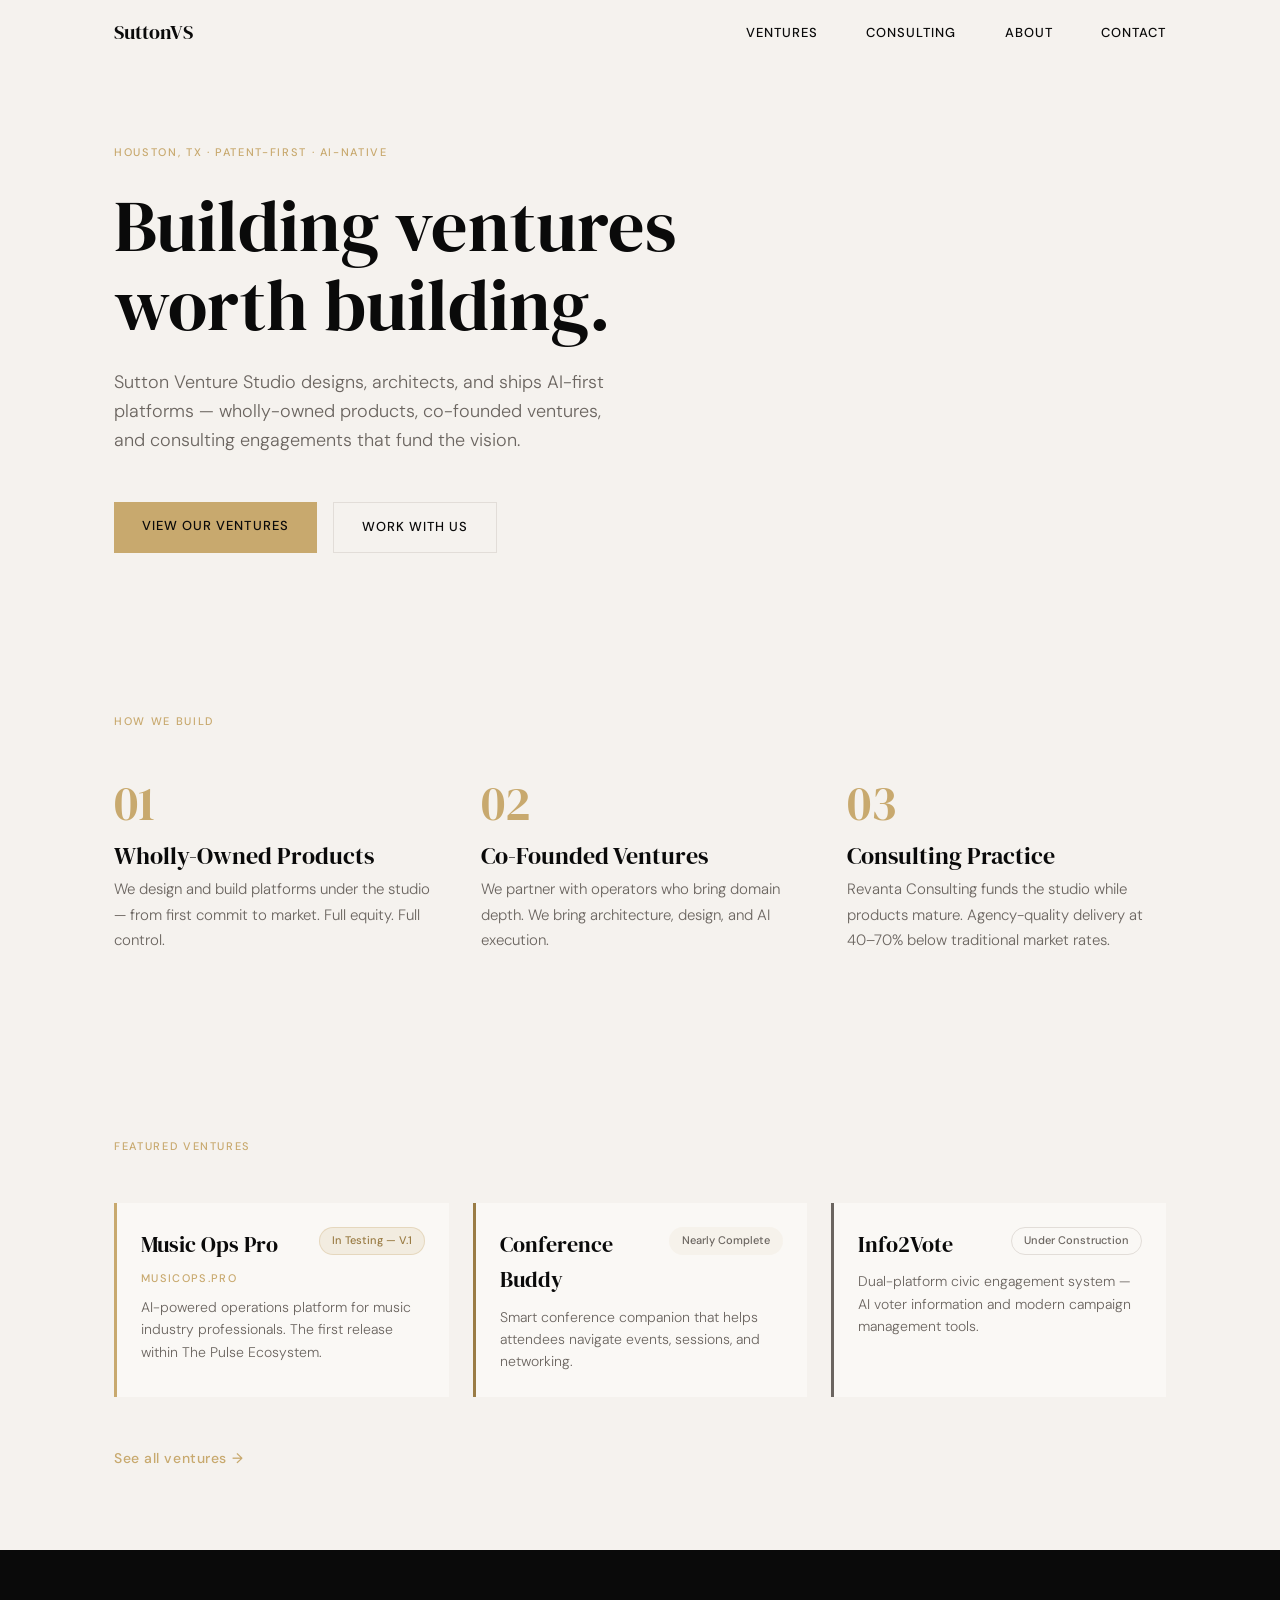
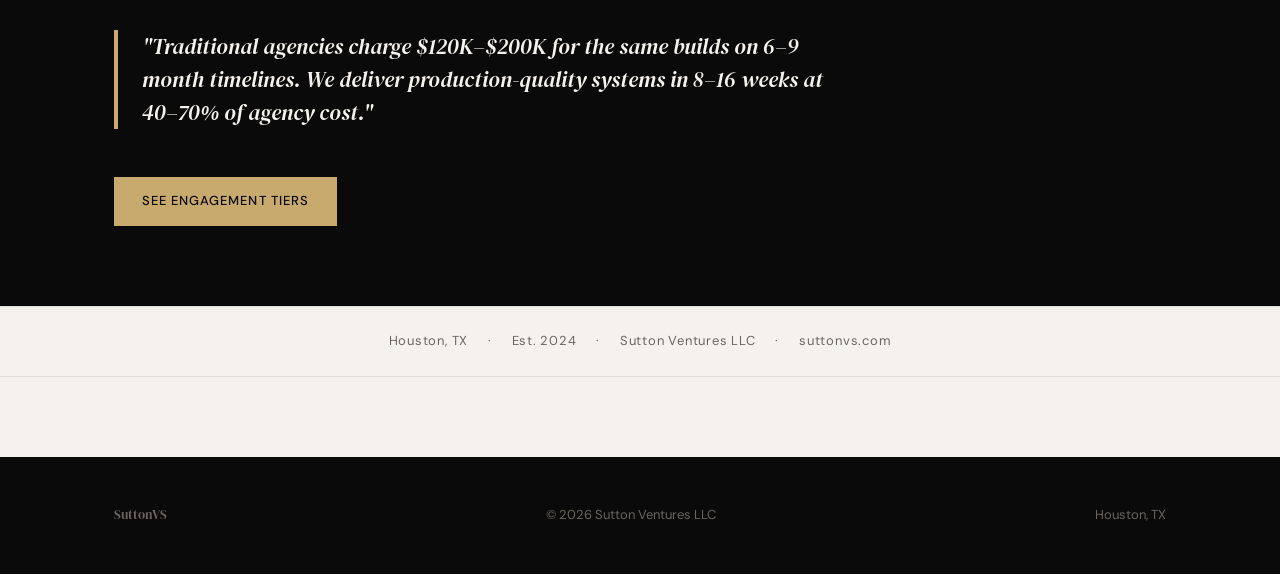
<file: index.html>
<!DOCTYPE html>
<html lang="en">
<head>
  <meta charset="UTF-8">
  <meta name="viewport" content="width=device-width, initial-scale=1.0">
  <title>Sutton Venture Studio — Building ventures worth building</title>
  <meta name="description" content="Sutton Venture Studio designs, architects, and ships AI-first platforms — wholly-owned products, co-founded ventures, and consulting engagements. Houston, TX.">
  <link rel="preconnect" href="https://fonts.googleapis.com">
  <link rel="preconnect" href="https://fonts.gstatic.com" crossorigin>
  <link href="https://fonts.googleapis.com/css2?family=DM+Sans:ital,opsz,wght@0,9..40,300;0,9..40,400;0,9..40,500;0,9..40,700;1,9..40,300;1,9..40,400&family=DM+Serif+Display:ital@0;1&display=swap" rel="stylesheet">
  <link rel="stylesheet" href="styles.css">
</head>
<body>

  <!-- Navigation -->
  <nav>
    <div class="nav-inner container">
      <a href="index.html" class="nav-logo">SuttonVS</a>
      <ul class="nav-links">
        <li><a href="ventures.html">Ventures</a></li>
        <li><a href="consulting.html">Consulting</a></li>
        <li><a href="about.html">About</a></li>
        <li><a href="contact.html">Contact</a></li>
      </ul>
      <button class="hamburger" aria-label="Menu" aria-expanded="false">
        <span></span>
        <span></span>
        <span></span>
      </button>
    </div>
  </nav>

  <!-- Mobile Overlay -->
  <div class="mobile-overlay">
    <a href="index.html">Home</a>
    <a href="ventures.html">Ventures</a>
    <a href="consulting.html">Consulting</a>
    <a href="about.html">About</a>
    <a href="contact.html">Contact</a>
  </div>

  <!-- Hero -->
  <section class="hero">
    <div class="container">
      <p class="eyebrow">Houston, TX · Patent-First · AI-Native</p>
      <h1>Building ventures<br>worth building.</h1>
      <p class="subhead">Sutton Venture Studio designs, architects, and ships AI-first platforms — wholly-owned products, co-founded ventures, and consulting engagements that fund the vision.</p>
      <div class="hero-ctas">
        <a href="ventures.html" class="btn-primary">View Our Ventures</a>
        <a href="consulting.html" class="btn-secondary">Work With Us</a>
      </div>
    </div>
  </section>

  <!-- Studio Model -->
  <section class="section">
    <div class="container">
      <p class="eyebrow">How We Build</p>
      <div class="studio-model">
        <div class="studio-model-item">
          <div class="studio-model-number">01</div>
          <h3>Wholly-Owned Products</h3>
          <p>We design and build platforms under the studio — from first commit to market. Full equity. Full control.</p>
        </div>
        <div class="studio-model-item">
          <div class="studio-model-number">02</div>
          <h3>Co-Founded Ventures</h3>
          <p>We partner with operators who bring domain depth. We bring architecture, design, and AI execution.</p>
        </div>
        <div class="studio-model-item">
          <div class="studio-model-number">03</div>
          <h3>Consulting Practice</h3>
          <p>Revanta Consulting funds the studio while products mature. Agency-quality delivery at 40–70% below traditional market rates.</p>
        </div>
      </div>
    </div>
  </section>

  <!-- Portfolio Snapshot -->
  <section class="section portfolio-snapshot">
    <div class="container">
      <p class="eyebrow">Featured Ventures</p>
      <div class="portfolio-snapshot-grid">

        <div class="venture-card border-live">
          <div class="venture-card-header">
            <div class="venture-name">Music Ops Pro</div>
            <span class="badge badge-live">In Testing — V.1</span>
          </div>
          <div class="venture-domain">musicops.pro</div>
          <p class="venture-desc">AI-powered operations platform for music industry professionals. The first release within The Pulse Ecosystem.</p>
        </div>

        <div class="venture-card border-nearly">
          <div class="venture-card-header">
            <div class="venture-name">Conference Buddy</div>
            <span class="badge badge-nearly">Nearly Complete</span>
          </div>
          <p class="venture-desc">Smart conference companion that helps attendees navigate events, sessions, and networking.</p>
        </div>

        <div class="venture-card border-building">
          <div class="venture-card-header">
            <div class="venture-name">Info2Vote</div>
            <span class="badge badge-building">Under Construction</span>
          </div>
          <p class="venture-desc">Dual-platform civic engagement system — AI voter information and modern campaign management tools.</p>
        </div>

      </div>
      <a href="ventures.html" class="portfolio-link">See all ventures →</a>
    </div>
  </section>

  <!-- Consulting Pull-Quote -->
  <section class="section-dark consulting-quote">
    <div class="container">
      <blockquote>"Traditional agencies charge $120K–$200K for the same builds on 6–9 month timelines. We deliver production-quality systems in 8–16 weeks at 40–70% of agency cost."</blockquote>
      <a href="consulting.html" class="btn-primary">See Engagement Tiers</a>
    </div>
  </section>

  <!-- Location Bar -->
  <section class="location-bar">
    <div class="container">
      <span>Houston, TX</span>
      <span class="separator">·</span>
      <span>Est. 2024</span>
      <span class="separator">·</span>
      <span>Sutton Ventures LLC</span>
      <span class="separator">·</span>
      <span>suttonvs.com</span>
    </div>
  </section>

  <!-- Footer -->
  <footer>
    <div class="container">
      <div class="footer-inner">
        <span class="footer-logo">SuttonVS</span>
        <span>© 2026 Sutton Ventures LLC</span>
        <span>Houston, TX</span>
      </div>
    </div>
  </footer>

  <script src="main.js"></script>
</body>
</html>
</file>
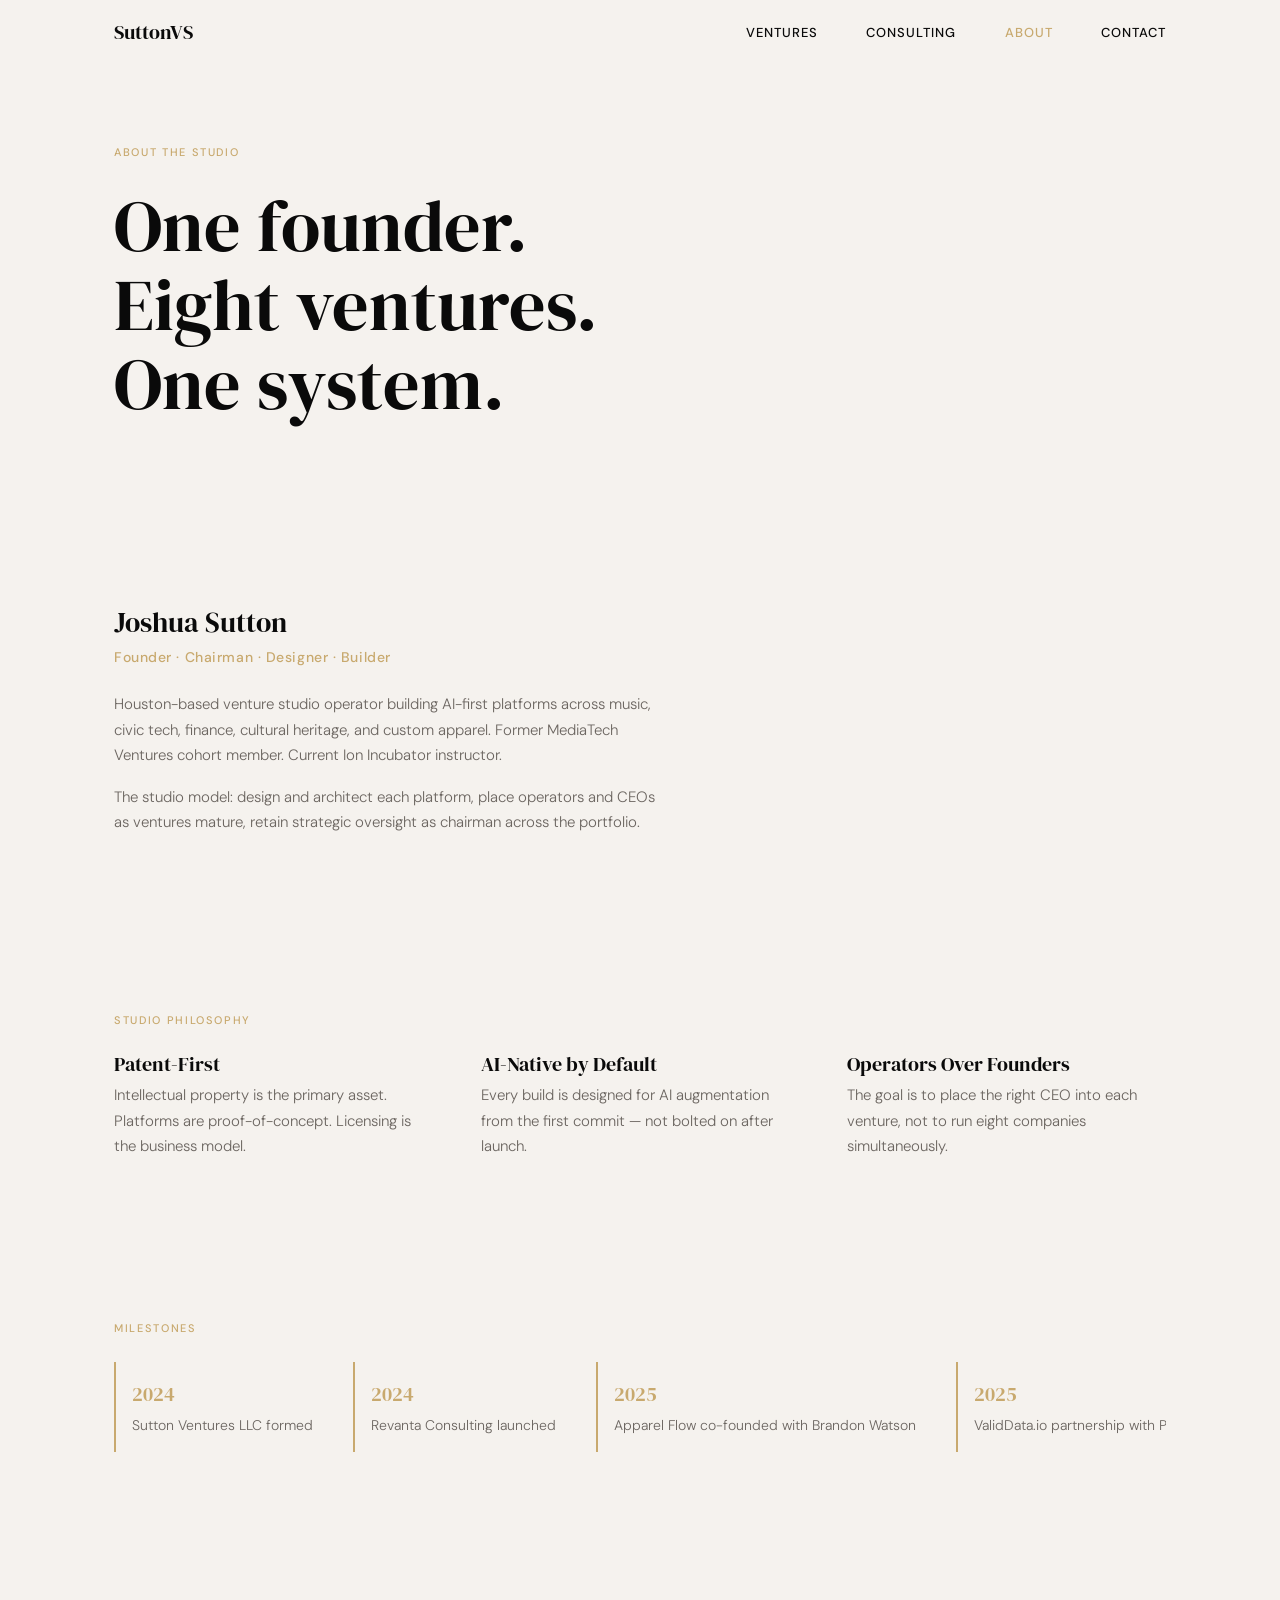
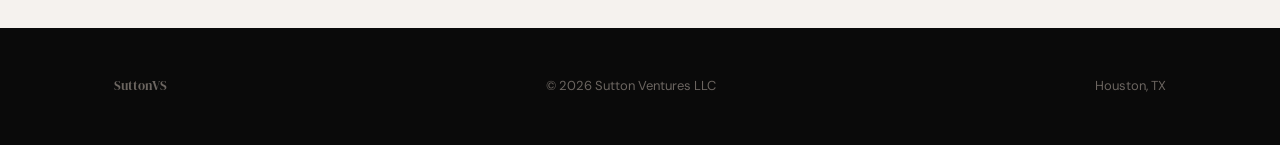
<file: about.html>
<!DOCTYPE html>
<html lang="en">
<head>
  <meta charset="UTF-8">
  <meta name="viewport" content="width=device-width, initial-scale=1.0">
  <title>About — Sutton Venture Studio</title>
  <meta name="description" content="One founder. Eight ventures. One system. Meet Joshua Sutton and the Sutton Venture Studio model — patent-first, AI-native, operator-placed.">
  <link rel="preconnect" href="https://fonts.googleapis.com">
  <link rel="preconnect" href="https://fonts.gstatic.com" crossorigin>
  <link href="https://fonts.googleapis.com/css2?family=DM+Sans:ital,opsz,wght@0,9..40,300;0,9..40,400;0,9..40,500;0,9..40,700;1,9..40,300;1,9..40,400&family=DM+Serif+Display:ital@0;1&display=swap" rel="stylesheet">
  <link rel="stylesheet" href="styles.css">
</head>
<body>

  <!-- Navigation -->
  <nav>
    <div class="nav-inner container">
      <a href="index.html" class="nav-logo">SuttonVS</a>
      <ul class="nav-links">
        <li><a href="ventures.html">Ventures</a></li>
        <li><a href="consulting.html">Consulting</a></li>
        <li><a href="about.html">About</a></li>
        <li><a href="contact.html">Contact</a></li>
      </ul>
      <button class="hamburger" aria-label="Menu" aria-expanded="false">
        <span></span>
        <span></span>
        <span></span>
      </button>
    </div>
  </nav>

  <!-- Mobile Overlay -->
  <div class="mobile-overlay">
    <a href="index.html">Home</a>
    <a href="ventures.html">Ventures</a>
    <a href="consulting.html">Consulting</a>
    <a href="about.html">About</a>
    <a href="contact.html">Contact</a>
  </div>

  <!-- Hero -->
  <section class="hero">
    <div class="container">
      <p class="eyebrow">About the Studio</p>
      <h1>One founder.<br>Eight ventures.<br>One system.</h1>
    </div>
  </section>

  <!-- Founder Section -->
  <section class="section">
    <div class="container">
      <div class="founder-section">
        <div class="founder-info">
          <h3>Joshua Sutton</h3>
          <div class="founder-title">Founder · Chairman · Designer · Builder</div>
          <div class="founder-bio">
            <p>Houston-based venture studio operator building AI-first platforms across music, civic tech, finance, cultural heritage, and custom apparel. Former MediaTech Ventures cohort member. Current Ion Incubator instructor.</p>
            <p>The studio model: design and architect each platform, place operators and CEOs as ventures mature, retain strategic oversight as chairman across the portfolio.</p>
          </div>
        </div>
        <div class="founder-visual"></div>
      </div>
    </div>
  </section>

  <!-- Studio Philosophy -->
  <section class="section">
    <div class="container">
      <p class="eyebrow">Studio Philosophy</p>
      <div class="philosophy-grid">
        <div class="philosophy-item">
          <h4>Patent-First</h4>
          <p>Intellectual property is the primary asset. Platforms are proof-of-concept. Licensing is the business model.</p>
        </div>
        <div class="philosophy-item">
          <h4>AI-Native by Default</h4>
          <p>Every build is designed for AI augmentation from the first commit — not bolted on after launch.</p>
        </div>
        <div class="philosophy-item">
          <h4>Operators Over Founders</h4>
          <p>The goal is to place the right CEO into each venture, not to run eight companies simultaneously.</p>
        </div>
      </div>
    </div>
  </section>

  <!-- Timeline -->
  <section class="section">
    <div class="container">
      <p class="eyebrow">Milestones</p>
      <div class="timeline-container">
        <div class="timeline-wrapper">
          <div class="timeline">
            <div class="timeline-item">
              <div class="timeline-year">2024</div>
              <div class="timeline-event">Sutton Ventures LLC formed</div>
            </div>
            <div class="timeline-item">
              <div class="timeline-year">2024</div>
              <div class="timeline-event">Revanta Consulting launched</div>
            </div>
            <div class="timeline-item">
              <div class="timeline-year">2025</div>
              <div class="timeline-event">Apparel Flow co-founded with Brandon Watson</div>
            </div>
            <div class="timeline-item">
              <div class="timeline-year">2025</div>
              <div class="timeline-event">ValidData.io partnership with Paul O'Brien</div>
            </div>
            <div class="timeline-item">
              <div class="timeline-year">2025</div>
              <div class="timeline-event">Music Ops Pro enters beta</div>
            </div>
            <div class="timeline-item">
              <div class="timeline-year">2026</div>
              <div class="timeline-event">Conference Buddy nearing release</div>
            </div>
            <div class="timeline-item">
              <div class="timeline-year">2026</div>
              <div class="timeline-event">Info2Vote team assembled</div>
            </div>
            <div class="timeline-item">
              <div class="timeline-year">2026</div>
              <div class="timeline-event">suttonvs.com launched</div>
            </div>
          </div>
        </div>
      </div>
    </div>
  </section>

  <!-- Footer -->
  <footer>
    <div class="container">
      <div class="footer-inner">
        <span class="footer-logo">SuttonVS</span>
        <span>© 2026 Sutton Ventures LLC</span>
        <span>Houston, TX</span>
      </div>
    </div>
  </footer>

  <script src="main.js"></script>
</body>
</html>
</file>
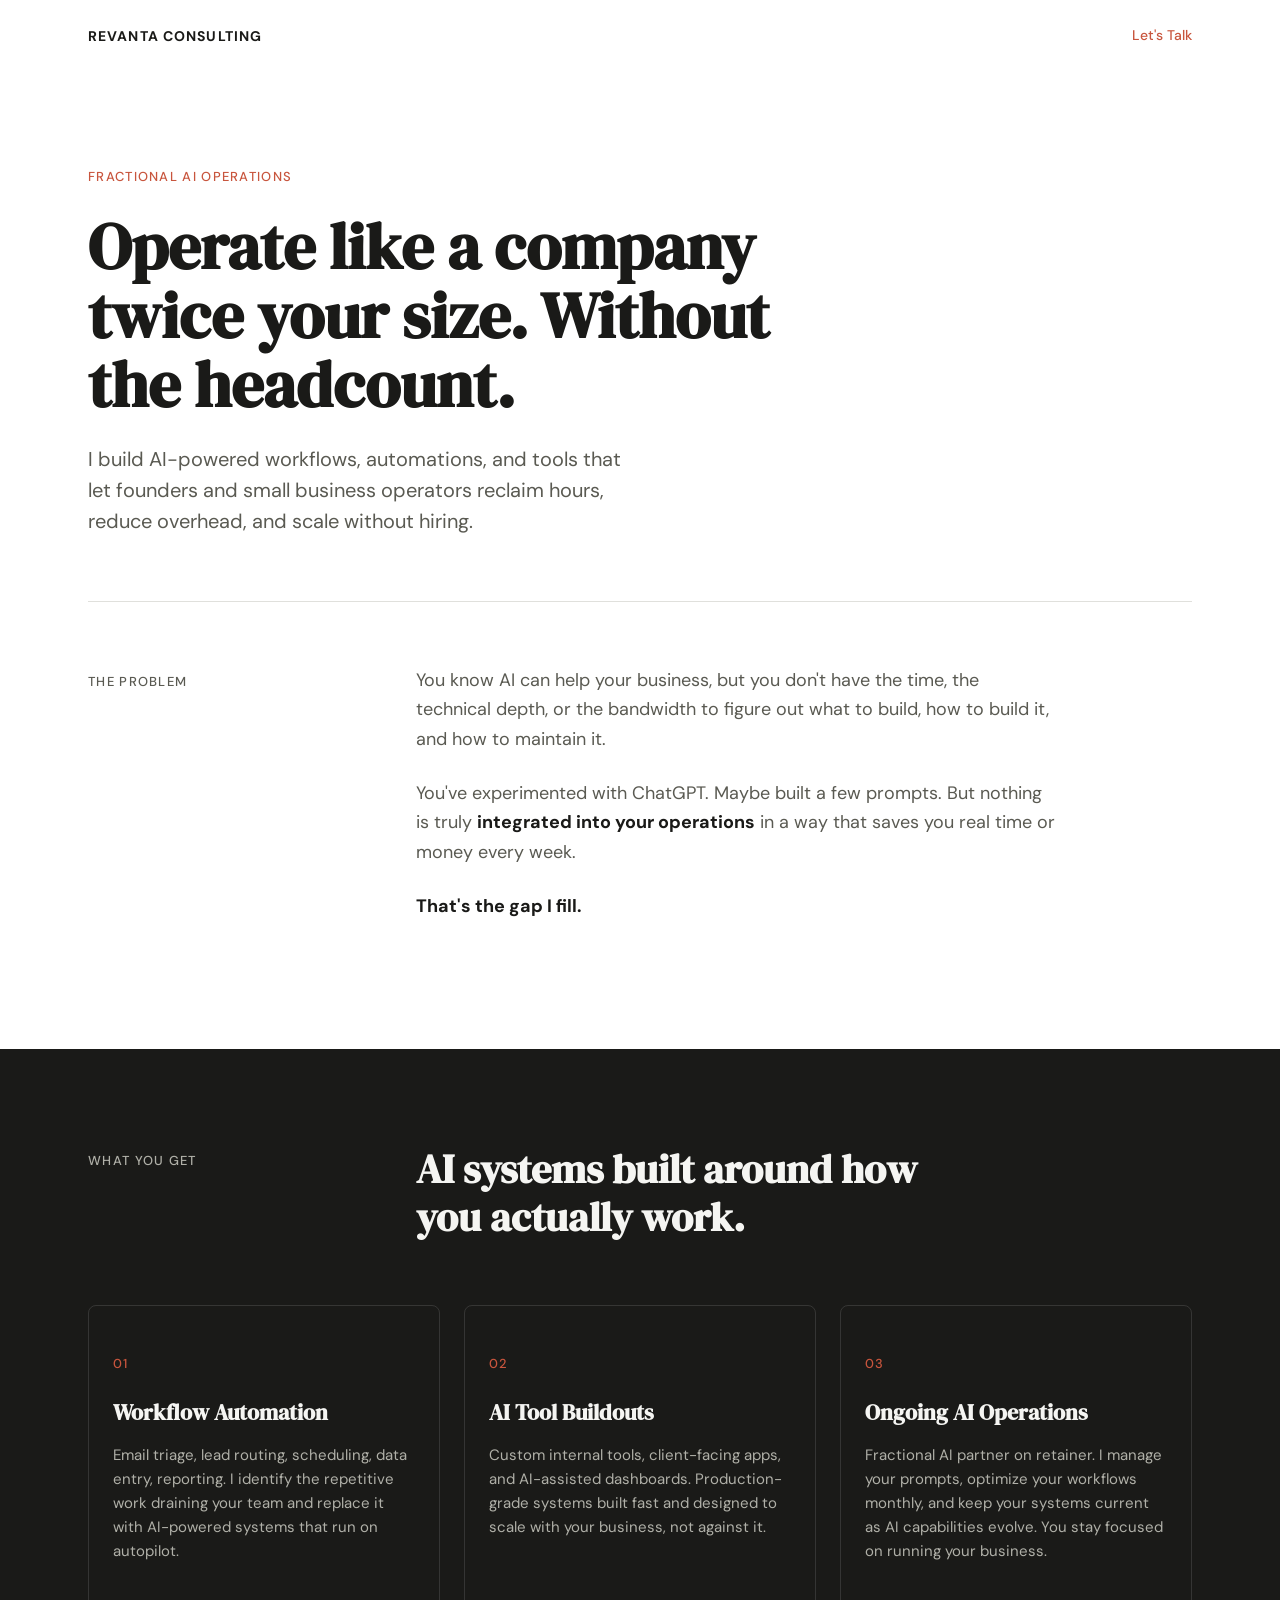
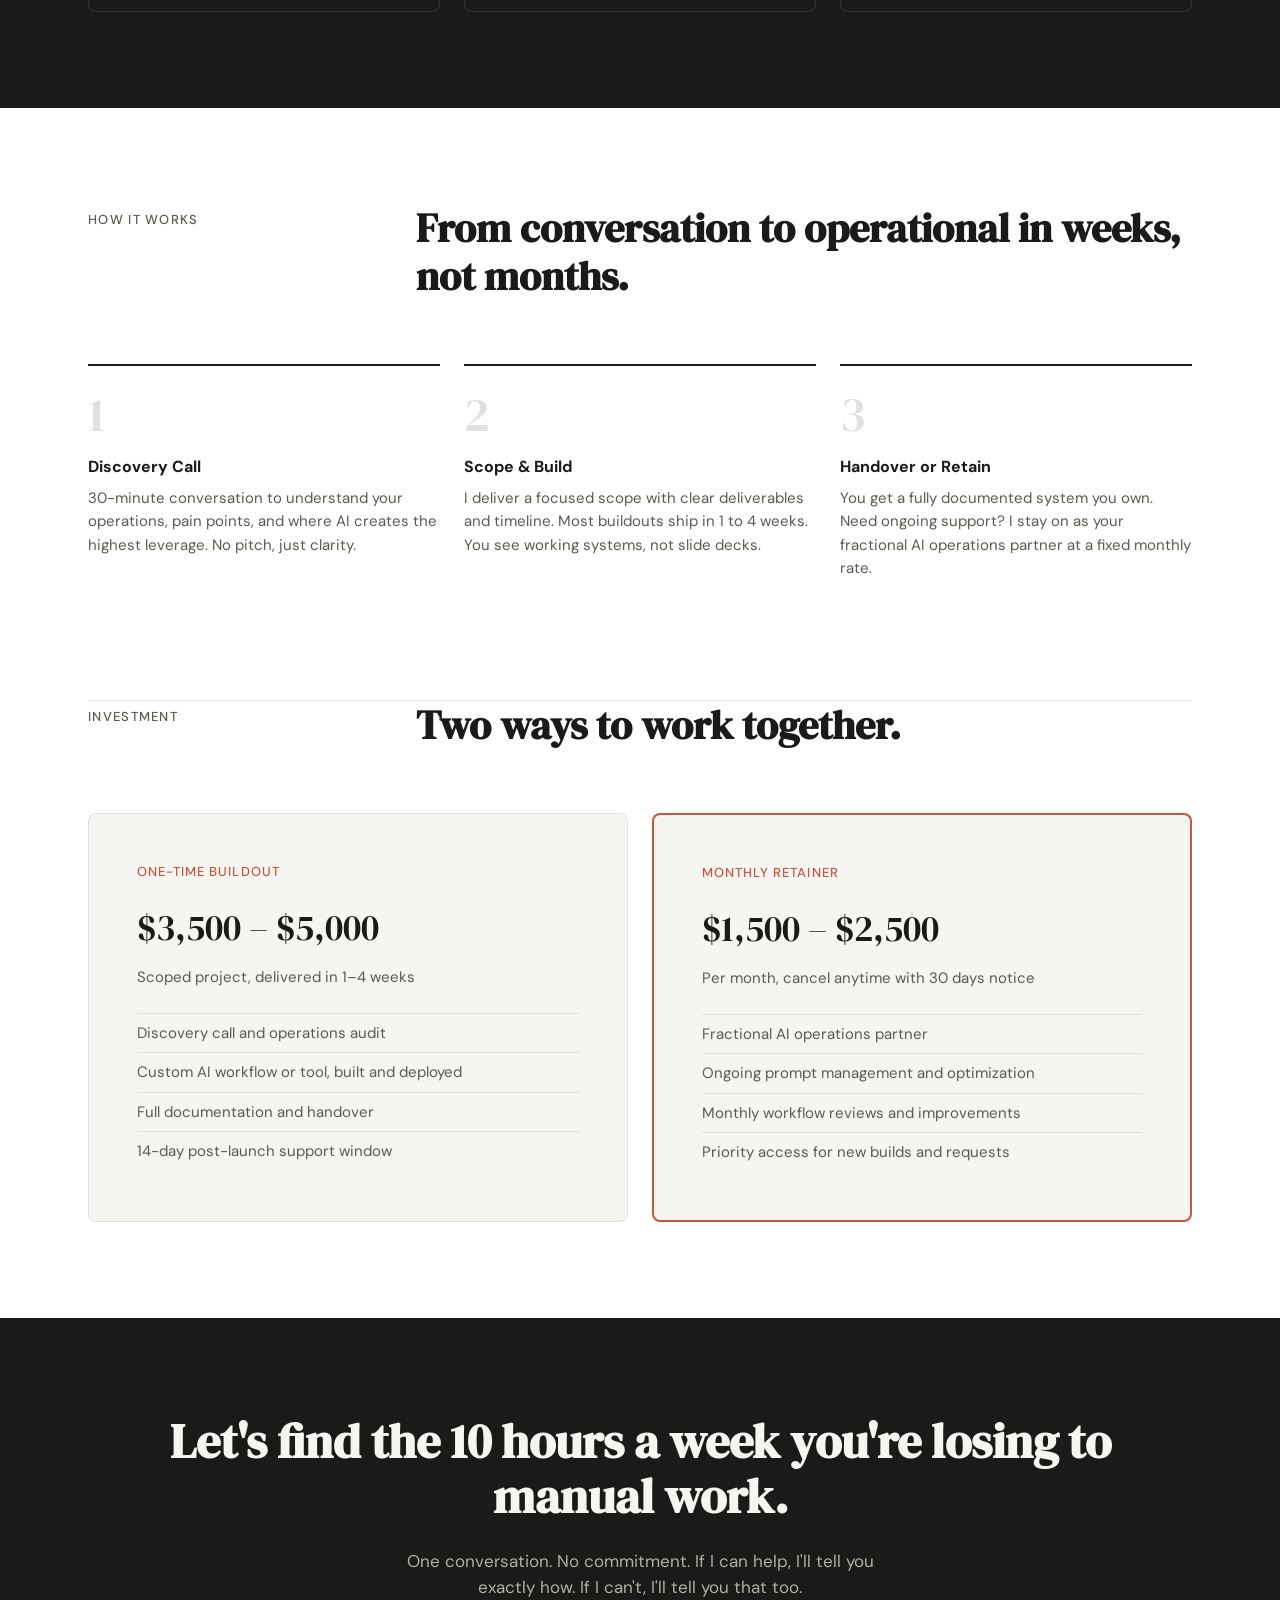
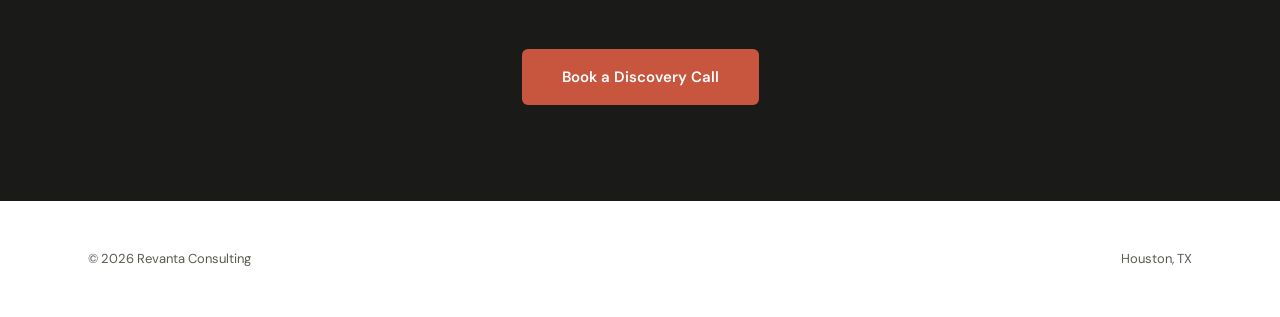
<file: ai-services.html>
<!DOCTYPE html>
<html lang="en">
<head>
<meta charset="UTF-8">
<meta name="viewport" content="width=device-width, initial-scale=1.0">
<title>Sutton Ventures — Fractional AI Operations</title>
<link href="https://fonts.googleapis.com/css2?family=DM+Sans:ital,wght@0,400;0,500;0,700&family=DM+Serif+Display&display=swap" rel="stylesheet">
<style>
  :root {
    --color-bg: #FFFFFF;
    --color-surface: #F5F5F2;
    --color-text: #1A1A18;
    --color-text-secondary: #5A5A52;
    --color-accent: #C8553D;
    --color-border: #E0E0DC;
    --color-dark: #1A1A18;
    --color-dark-text: #F5F5F2;
    --color-dark-muted: #B0B0A8;
    --font-heading: 'DM Serif Display', Georgia, serif;
    --font-body: 'DM Sans', -apple-system, sans-serif;
    --space-sm: 8px;
    --space-md: 16px;
    --space-lg: 24px;
    --space-xl: 48px;
    --space-2xl: 64px;
    --space-3xl: 96px;
  }

  * { margin: 0; padding: 0; box-sizing: border-box; }

  html, body {
    background: var(--color-bg) !important;
    color: var(--color-text);
  }

  body {
    font-family: var(--font-body);
    line-height: 1.6;
    -webkit-font-smoothing: antialiased;
  }

  nav {
    display: flex;
    justify-content: space-between;
    align-items: center;
    padding: var(--space-lg) var(--space-xl);
    max-width: 1200px;
    margin: 0 auto;
  }
  .nav-brand {
    font-weight: 700;
    font-size: 14px;
    letter-spacing: 0.08em;
    text-transform: uppercase;
    color: var(--color-text);
  }
  .nav-cta {
    font-size: 14px;
    font-weight: 500;
    color: var(--color-accent);
    text-decoration: none;
    border-bottom: 1px solid transparent;
    transition: border-color 0.2s ease;
  }
  .nav-cta:hover { border-color: var(--color-accent); }

  .hero {
    max-width: 1200px;
    margin: 0 auto;
    padding: var(--space-3xl) var(--space-xl) var(--space-2xl);
  }
  .hero-eyebrow {
    font-size: 13px;
    font-weight: 500;
    letter-spacing: 0.1em;
    text-transform: uppercase;
    color: var(--color-accent);
    margin-bottom: var(--space-lg);
  }
  .hero h1 {
    font-family: var(--font-heading);
    font-size: clamp(36px, 5.5vw, 64px);
    line-height: 1.08;
    max-width: 780px;
    margin-bottom: var(--space-lg);
    color: var(--color-text);
  }
  .hero-sub {
    font-size: clamp(17px, 2vw, 20px);
    color: var(--color-text-secondary);
    max-width: 560px;
    line-height: 1.55;
  }

  .divider {
    max-width: 1200px;
    margin: 0 auto;
    padding: 0 var(--space-xl);
  }
  .divider hr {
    border: none;
    border-top: 1px solid var(--color-border);
  }

  .section-grid {
    max-width: 1200px;
    margin: 0 auto;
    padding: var(--space-2xl) var(--space-xl);
    display: grid;
    grid-template-columns: 280px 1fr;
    gap: var(--space-xl);
  }
  .section-label {
    font-size: 13px;
    font-weight: 500;
    letter-spacing: 0.1em;
    text-transform: uppercase;
    color: var(--color-text-secondary);
    padding-top: 6px;
  }
  .section-content p {
    font-size: 18px;
    line-height: 1.65;
    color: var(--color-text-secondary);
    max-width: 640px;
    margin-bottom: var(--space-lg);
  }
  .section-content p:last-child { margin-bottom: 0; }
  .section-content strong { color: var(--color-text); }

  .services {
    background: var(--color-dark);
    padding: var(--space-3xl) 0;
    margin-top: var(--space-2xl);
  }
  .services-inner {
    max-width: 1200px;
    margin: 0 auto;
    padding: 0 var(--space-xl);
  }
  .services-header {
    display: grid;
    grid-template-columns: 280px 1fr;
    gap: var(--space-xl);
    margin-bottom: var(--space-2xl);
  }
  .services-label {
    font-size: 13px;
    font-weight: 500;
    letter-spacing: 0.1em;
    text-transform: uppercase;
    color: var(--color-dark-muted);
    padding-top: 6px;
  }
  .services-headline {
    font-family: var(--font-heading);
    font-size: clamp(28px, 3.5vw, 40px);
    color: var(--color-dark-text);
    line-height: 1.2;
    max-width: 520px;
  }
  .services-grid {
    display: grid;
    grid-template-columns: repeat(3, 1fr);
    gap: var(--space-lg);
  }
  .service-card {
    border: 1px solid rgba(255,255,255,0.12);
    border-radius: 8px;
    padding: var(--space-xl) var(--space-lg);
    transition: border-color 0.25s ease;
  }
  .service-card:hover { border-color: rgba(255,255,255,0.25); }
  .service-number {
    font-size: 13px;
    font-weight: 500;
    color: var(--color-accent);
    margin-bottom: var(--space-lg);
    letter-spacing: 0.05em;
  }
  .service-title {
    font-family: var(--font-heading);
    font-size: 22px;
    color: var(--color-dark-text);
    margin-bottom: var(--space-md);
    line-height: 1.25;
  }
  .service-desc {
    font-size: 15px;
    color: var(--color-dark-muted);
    line-height: 1.6;
  }

  .process {
    max-width: 1200px;
    margin: 0 auto;
    padding: var(--space-3xl) var(--space-xl);
  }
  .process-header {
    display: grid;
    grid-template-columns: 280px 1fr;
    gap: var(--space-xl);
    margin-bottom: var(--space-2xl);
  }
  .process-headline {
    font-family: var(--font-heading);
    font-size: clamp(28px, 3.5vw, 40px);
    line-height: 1.2;
    color: var(--color-text);
  }
  .process-steps {
    display: grid;
    grid-template-columns: repeat(3, 1fr);
    gap: var(--space-lg);
  }
  .step {
    padding: var(--space-lg) 0;
    border-top: 2px solid var(--color-text);
  }
  .step-number {
    font-size: 48px;
    font-family: var(--font-heading);
    color: var(--color-border);
    margin-bottom: var(--space-md);
    line-height: 1;
  }
  .step-title {
    font-weight: 700;
    font-size: 16px;
    margin-bottom: var(--space-sm);
    color: var(--color-text);
  }
  .step-desc {
    font-size: 15px;
    color: var(--color-text-secondary);
    line-height: 1.55;
  }

  .pricing {
    max-width: 1200px;
    margin: 0 auto;
    padding: 0 var(--space-xl) var(--space-3xl);
  }
  .pricing-header {
    display: grid;
    grid-template-columns: 280px 1fr;
    gap: var(--space-xl);
    margin-bottom: var(--space-2xl);
  }
  .pricing-headline {
    font-family: var(--font-heading);
    font-size: clamp(28px, 3.5vw, 40px);
    line-height: 1.2;
    color: var(--color-text);
  }
  .pricing-grid {
    display: grid;
    grid-template-columns: 1fr 1fr;
    gap: var(--space-lg);
  }
  .price-card {
    background: var(--color-surface);
    border: 1px solid var(--color-border);
    border-radius: 8px;
    padding: var(--space-xl);
  }
  .price-card-featured { border-color: var(--color-accent); border-width: 2px; }
  .price-tag {
    font-size: 13px;
    font-weight: 500;
    letter-spacing: 0.08em;
    text-transform: uppercase;
    color: var(--color-accent);
    margin-bottom: var(--space-md);
  }
  .price-amount {
    font-family: var(--font-heading);
    font-size: 36px;
    margin-bottom: var(--space-sm);
    color: var(--color-text);
  }
  .price-period {
    font-size: 15px;
    color: var(--color-text-secondary);
    margin-bottom: var(--space-lg);
  }
  .price-list {
    list-style: none;
  }
  .price-list li {
    font-size: 15px;
    color: var(--color-text-secondary);
    padding: var(--space-sm) 0;
    border-top: 1px solid var(--color-border);
    line-height: 1.5;
  }

  .cta-section {
    background: var(--color-dark);
    padding: var(--space-3xl) 0;
  }
  .cta-inner {
    max-width: 1200px;
    margin: 0 auto;
    padding: 0 var(--space-xl);
    text-align: center;
  }
  .cta-inner h2 {
    font-family: var(--font-heading);
    font-size: clamp(28px, 4vw, 48px);
    color: var(--color-dark-text);
    margin-bottom: var(--space-lg);
    line-height: 1.15;
  }
  .cta-inner p {
    font-size: 17px;
    color: var(--color-dark-muted);
    margin-bottom: var(--space-xl);
    max-width: 480px;
    margin-left: auto;
    margin-right: auto;
    line-height: 1.55;
  }
  .cta-btn {
    display: inline-block;
    background: var(--color-accent);
    color: #fff;
    font-size: 15px;
    font-weight: 600;
    padding: 16px 40px;
    border-radius: 6px;
    text-decoration: none;
    transition: opacity 0.2s ease, transform 0.2s ease;
  }
  .cta-btn:hover { opacity: 0.9; transform: translateY(-1px); }

  footer {
    max-width: 1200px;
    margin: 0 auto;
    padding: var(--space-xl);
    display: flex;
    justify-content: space-between;
    align-items: center;
    font-size: 13px;
    color: var(--color-text-secondary);
  }

  @media (max-width: 768px) {
    nav, .hero, .divider, .process, .pricing, footer { padding-left: var(--space-lg); padding-right: var(--space-lg); }
    .hero { padding-top: var(--space-2xl); padding-bottom: var(--space-xl); }
    .section-grid { grid-template-columns: 1fr; padding-left: var(--space-lg); padding-right: var(--space-lg); gap: var(--space-md); }
    .services-inner { padding: 0 var(--space-lg); }
    .services-header, .process-header, .pricing-header { grid-template-columns: 1fr; gap: var(--space-md); }
    .services-grid, .process-steps { grid-template-columns: 1fr; }
    .pricing-grid { grid-template-columns: 1fr; }
    .cta-inner { padding: 0 var(--space-lg); }
    footer { flex-direction: column; gap: var(--space-sm); }
  }

  @media (prefers-reduced-motion: reduce) {
    *, *::before, *::after {
      animation-duration: 0.01ms !important;
      transition-duration: 0.01ms !important;
    }
  }
</style>
</head>
<body>

<nav>
  <div class="nav-brand">Revanta Consulting</div>
  <a href="mailto:josh@suttonconsulting.io" class="nav-cta">Let's Talk</a>
</nav>

<section class="hero">
  <div class="hero-eyebrow">Fractional AI Operations</div>
  <h1>Operate like a company twice your size. Without the headcount.</h1>
  <p class="hero-sub">I build AI-powered workflows, automations, and tools that let founders and small business operators reclaim hours, reduce overhead, and scale without hiring.</p>
</section>

<div class="divider"><hr></div>

<section class="section-grid">
  <div class="section-label">The Problem</div>
  <div class="section-content">
    <p>You know AI can help your business, but you don't have the time, the technical depth, or the bandwidth to figure out what to build, how to build it, and how to maintain it.</p>
    <p>You've experimented with ChatGPT. Maybe built a few prompts. But nothing is truly <strong>integrated into your operations</strong> in a way that saves you real time or money every week.</p>
    <p><strong>That's the gap I fill.</strong></p>
  </div>
</section>

<section class="services">
  <div class="services-inner">
    <div class="services-header">
      <div class="services-label">What You Get</div>
      <h2 class="services-headline">AI systems built around how you actually work.</h2>
    </div>
    <div class="services-grid">
      <div class="service-card">
        <div class="service-number">01</div>
        <h3 class="service-title">Workflow Automation</h3>
        <p class="service-desc">Email triage, lead routing, scheduling, data entry, reporting. I identify the repetitive work draining your team and replace it with AI-powered systems that run on autopilot.</p>
      </div>
      <div class="service-card">
        <div class="service-number">02</div>
        <h3 class="service-title">AI Tool Buildouts</h3>
        <p class="service-desc">Custom internal tools, client-facing apps, and AI-assisted dashboards. Production-grade systems built fast and designed to scale with your business, not against it.</p>
      </div>
      <div class="service-card">
        <div class="service-number">03</div>
        <h3 class="service-title">Ongoing AI Operations</h3>
        <p class="service-desc">Fractional AI partner on retainer. I manage your prompts, optimize your workflows monthly, and keep your systems current as AI capabilities evolve. You stay focused on running your business.</p>
      </div>
    </div>
  </div>
</section>

<section class="process">
  <div class="process-header">
    <div class="section-label">How It Works</div>
    <h2 class="process-headline">From conversation to operational in weeks, not months.</h2>
  </div>
  <div class="process-steps">
    <div class="step">
      <div class="step-number">1</div>
      <div class="step-title">Discovery Call</div>
      <p class="step-desc">30-minute conversation to understand your operations, pain points, and where AI creates the highest leverage. No pitch, just clarity.</p>
    </div>
    <div class="step">
      <div class="step-number">2</div>
      <div class="step-title">Scope &amp; Build</div>
      <p class="step-desc">I deliver a focused scope with clear deliverables and timeline. Most buildouts ship in 1 to 4 weeks. You see working systems, not slide decks.</p>
    </div>
    <div class="step">
      <div class="step-number">3</div>
      <div class="step-title">Handover or Retain</div>
      <p class="step-desc">You get a fully documented system you own. Need ongoing support? I stay on as your fractional AI operations partner at a fixed monthly rate.</p>
    </div>
  </div>
</section>

<div class="divider"><hr></div>

<section class="pricing">
  <div class="pricing-header">
    <div class="section-label">Investment</div>
    <h2 class="pricing-headline">Two ways to work together.</h2>
  </div>
  <div class="pricing-grid">
    <div class="price-card">
      <div class="price-tag">One-Time Buildout</div>
      <div class="price-amount">$3,500 – $5,000</div>
      <div class="price-period">Scoped project, delivered in 1–4 weeks</div>
      <ul class="price-list">
        <li>Discovery call and operations audit</li>
        <li>Custom AI workflow or tool, built and deployed</li>
        <li>Full documentation and handover</li>
        <li>14-day post-launch support window</li>
      </ul>
    </div>
    <div class="price-card price-card-featured">
      <div class="price-tag">Monthly Retainer</div>
      <div class="price-amount">$1,500 – $2,500</div>
      <div class="price-period">Per month, cancel anytime with 30 days notice</div>
      <ul class="price-list">
        <li>Fractional AI operations partner</li>
        <li>Ongoing prompt management and optimization</li>
        <li>Monthly workflow reviews and improvements</li>
        <li>Priority access for new builds and requests</li>
      </ul>
    </div>
  </div>
</section>

<section class="cta-section">
  <div class="cta-inner">
    <h2>Let's find the 10 hours a week you're losing to manual work.</h2>
    <p>One conversation. No commitment. If I can help, I'll tell you exactly how. If I can't, I'll tell you that too.</p>
    <a href="mailto:josh@suttonconsulting.io" class="cta-btn">Book a Discovery Call</a>
  </div>
</section>

<footer>
  <span>&copy; 2026 Revanta Consulting</span>
  <span>Houston, TX</span>
</footer>

</body>
</html>
</file>
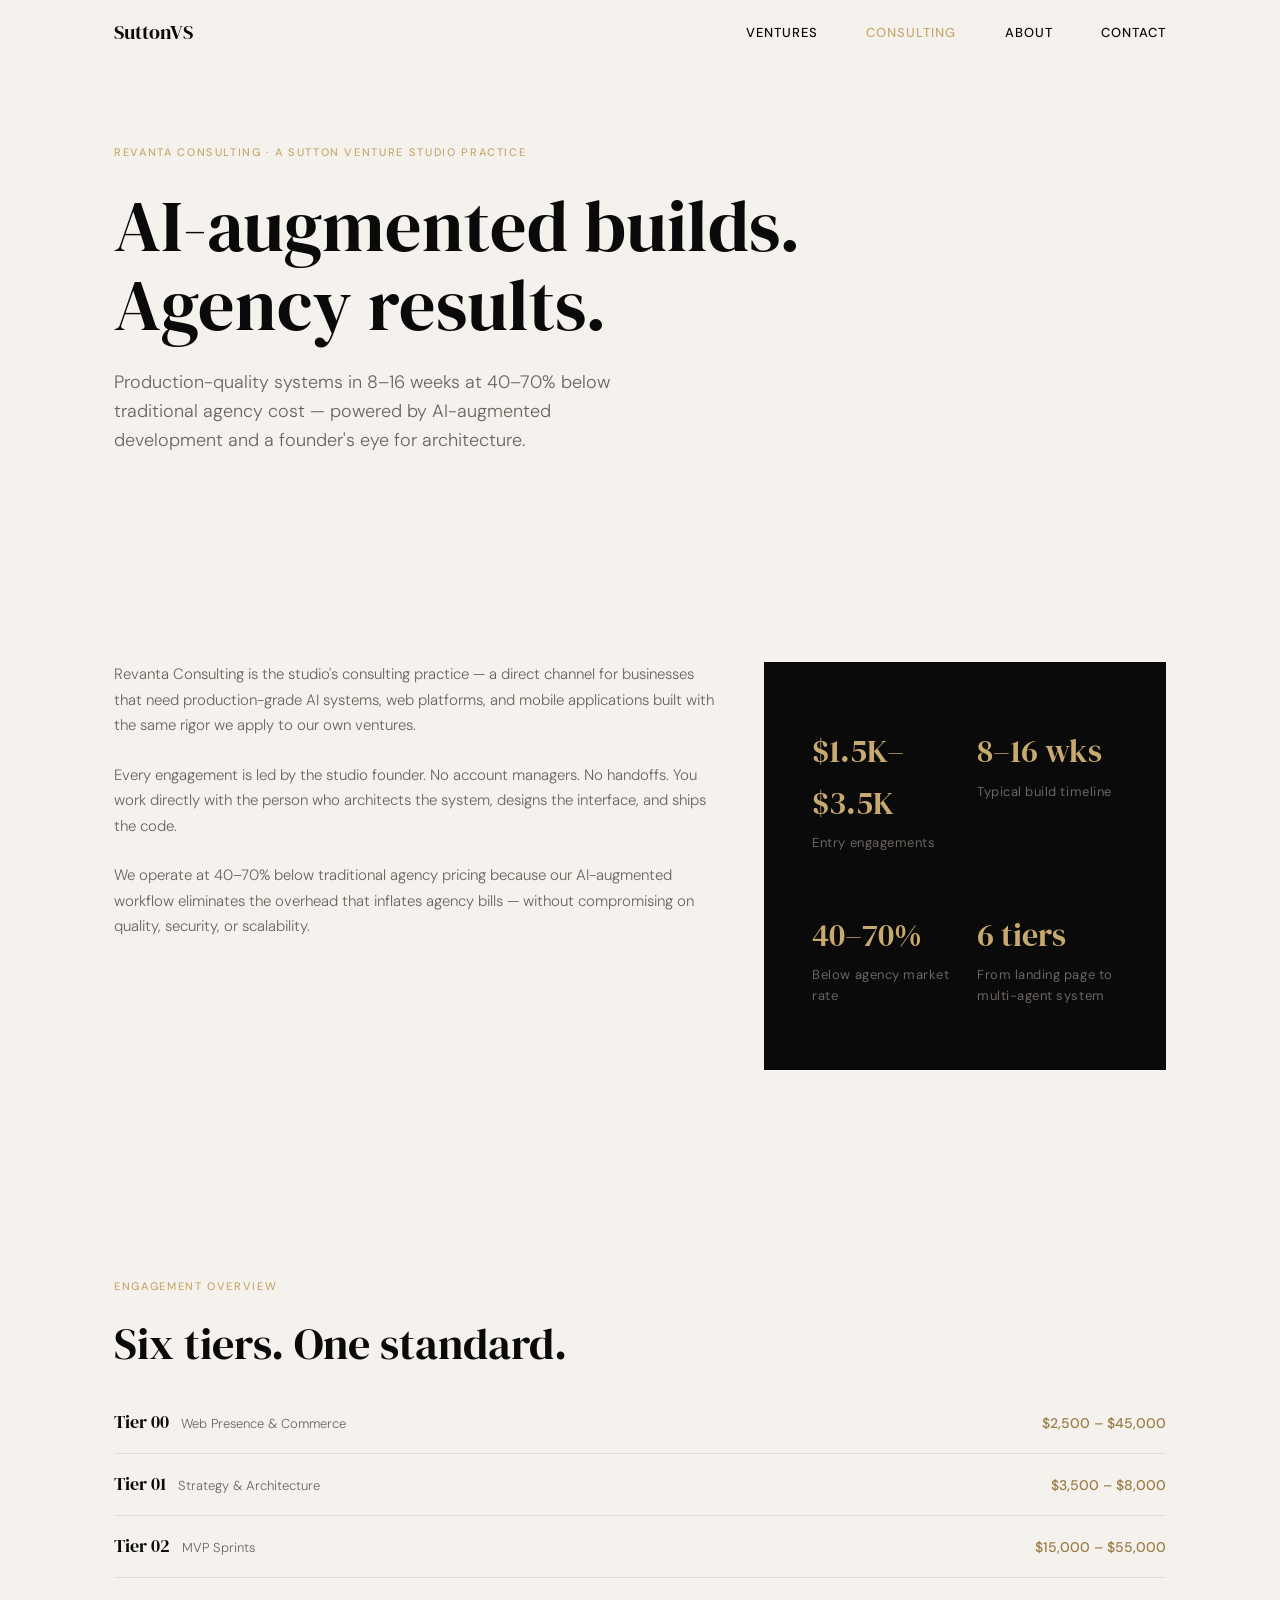
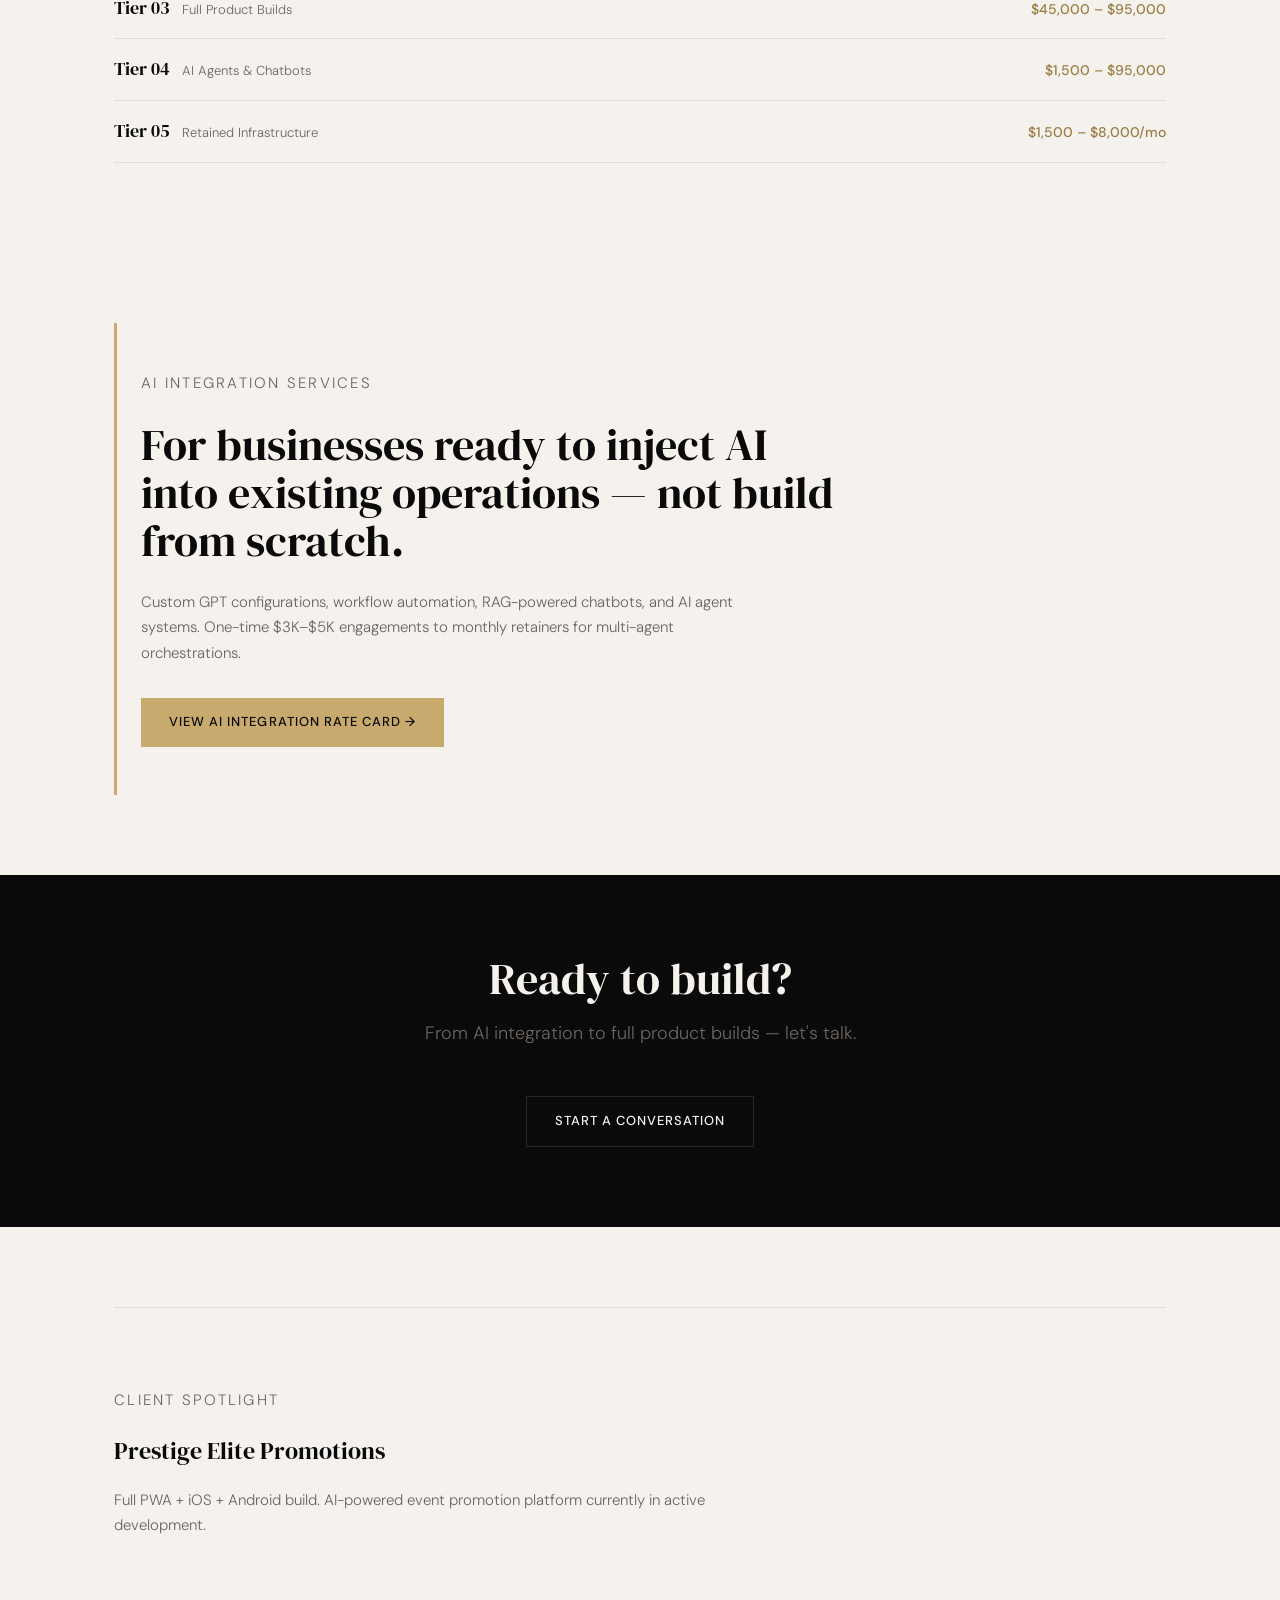
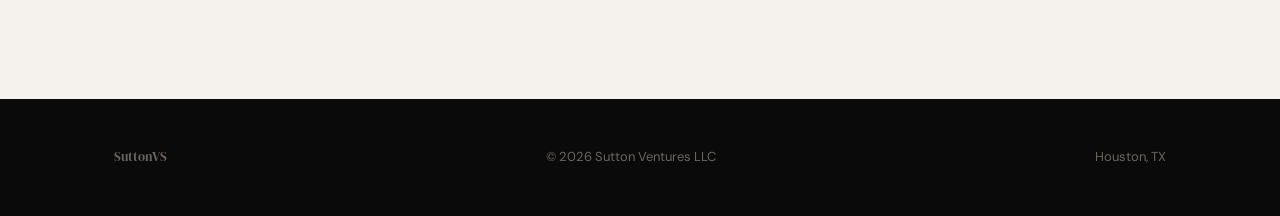
<file: consulting.html>
<!DOCTYPE html>
<html lang="en">
<head>
  <meta charset="UTF-8">
  <meta name="viewport" content="width=device-width, initial-scale=1.0">
  <title>Consulting — Sutton Venture Studio</title>
  <meta name="description" content="Revanta Consulting — production-quality systems in 8–16 weeks at 40–70% below traditional agency cost. AI-augmented development from Sutton Venture Studio.">
  <link rel="preconnect" href="https://fonts.googleapis.com">
  <link rel="preconnect" href="https://fonts.gstatic.com" crossorigin>
  <link href="https://fonts.googleapis.com/css2?family=DM+Sans:ital,opsz,wght@0,9..40,300;0,9..40,400;0,9..40,500;0,9..40,700;1,9..40,300;1,9..40,400&family=DM+Serif+Display:ital@0;1&display=swap" rel="stylesheet">
  <link rel="stylesheet" href="styles.css">
</head>
<body>

  <!-- Navigation -->
  <nav>
    <div class="nav-inner container">
      <a href="index.html" class="nav-logo">SuttonVS</a>
      <ul class="nav-links">
        <li><a href="ventures.html">Ventures</a></li>
        <li><a href="consulting.html">Consulting</a></li>
        <li><a href="about.html">About</a></li>
        <li><a href="contact.html">Contact</a></li>
      </ul>
      <button class="hamburger" aria-label="Menu" aria-expanded="false">
        <span></span>
        <span></span>
        <span></span>
      </button>
    </div>
  </nav>

  <!-- Mobile Overlay -->
  <div class="mobile-overlay">
    <a href="index.html">Home</a>
    <a href="ventures.html">Ventures</a>
    <a href="consulting.html">Consulting</a>
    <a href="about.html">About</a>
    <a href="contact.html">Contact</a>
  </div>

  <!-- Hero -->
  <section class="hero">
    <div class="container">
      <p class="eyebrow">Revanta Consulting · A Sutton Venture Studio Practice</p>
      <h1>AI-augmented builds.<br>Agency results.</h1>
      <p class="subhead">Production-quality systems in 8–16 weeks at 40–70% below traditional agency cost — powered by AI-augmented development and a founder's eye for architecture.</p>
    </div>
  </section>

  <!-- Two-Column Layout -->
  <section class="section">
    <div class="container">
      <div class="consulting-layout">
        <div class="consulting-text">
          <p>Revanta Consulting is the studio's consulting practice — a direct channel for businesses that need production-grade AI systems, web platforms, and mobile applications built with the same rigor we apply to our own ventures.</p>
          <p>Every engagement is led by the studio founder. No account managers. No handoffs. You work directly with the person who architects the system, designs the interface, and ships the code.</p>
          <p>We operate at 40–70% below traditional agency pricing because our AI-augmented workflow eliminates the overhead that inflates agency bills — without compromising on quality, security, or scalability.</p>
        </div>
        <div class="stats-card">
          <div class="stat-item">
            <div class="stat-number">$1.5K–$3.5K</div>
            <div class="stat-label">Entry engagements</div>
          </div>
          <div class="stat-item">
            <div class="stat-number">8–16 wks</div>
            <div class="stat-label">Typical build timeline</div>
          </div>
          <div class="stat-item">
            <div class="stat-number">40–70%</div>
            <div class="stat-label">Below agency market rate</div>
          </div>
          <div class="stat-item">
            <div class="stat-number">6 tiers</div>
            <div class="stat-label">From landing page to multi-agent system</div>
          </div>
        </div>
      </div>
    </div>
  </section>

  <!-- Tier List -->
  <section class="section">
    <div class="container">
      <div class="tier-list">
        <div class="tier-list-header">
          <p class="eyebrow">Engagement Overview</p>
          <h2>Six tiers. One standard.</h2>
        </div>

        <div class="tier-row">
          <div>
            <span class="tier-name">Tier 00</span>
            <span class="tier-label">Web Presence &amp; Commerce</span>
          </div>
          <span class="tier-price">$2,500 – $45,000</span>
        </div>

        <div class="tier-row">
          <div>
            <span class="tier-name">Tier 01</span>
            <span class="tier-label">Strategy &amp; Architecture</span>
          </div>
          <span class="tier-price">$3,500 – $8,000</span>
        </div>

        <div class="tier-row">
          <div>
            <span class="tier-name">Tier 02</span>
            <span class="tier-label">MVP Sprints</span>
          </div>
          <span class="tier-price">$15,000 – $55,000</span>
        </div>

        <div class="tier-row">
          <div>
            <span class="tier-name">Tier 03</span>
            <span class="tier-label">Full Product Builds</span>
          </div>
          <span class="tier-price">$45,000 – $95,000</span>
        </div>

        <div class="tier-row">
          <div>
            <span class="tier-name">Tier 04</span>
            <span class="tier-label">AI Agents &amp; Chatbots</span>
          </div>
          <span class="tier-price">$1,500 – $95,000</span>
        </div>

        <div class="tier-row">
          <div>
            <span class="tier-name">Tier 05</span>
            <span class="tier-label">Retained Infrastructure</span>
          </div>
          <span class="tier-price">$1,500 – $8,000/mo</span>
        </div>
      </div>
    </div>
  </section>

  <!-- AI Integration Services -->
  <section class="section">
    <div class="container">
      <div class="ai-integration-card">
        <p class="eyebrow">AI Integration Services</p>
        <h2>For businesses ready to inject AI into existing operations — not build from scratch.</h2>
        <p>Custom GPT configurations, workflow automation, RAG-powered chatbots, and AI agent systems. One-time $3K–$5K engagements to monthly retainers for multi-agent orchestrations.</p>
        <a href="/ai-services.html" target="_blank" rel="noopener noreferrer" class="btn-primary">View AI Integration Rate Card →</a>
      </div>
    </div>
  </section>

  <!-- CTA Block -->
  <section class="section-dark cta-block">
    <div class="container">
      <h2>Ready to build?</h2>
      <p class="subhead">From AI integration to full product builds — let's talk.</p>
      <div class="hero-ctas">
        <a href="contact.html" class="btn-secondary">Start a Conversation</a>
      </div>
    </div>
  </section>

  <!-- Client Spotlight -->
  <section class="section">
    <div class="container">
      <div class="client-spotlight">
        <p class="eyebrow">Client Spotlight</p>
        <h3>Prestige Elite Promotions</h3>
        <p>Full PWA + iOS + Android build. AI-powered event promotion platform currently in active development.</p>
      </div>
    </div>
  </section>

  <!-- Footer -->
  <footer>
    <div class="container">
      <div class="footer-inner">
        <span class="footer-logo">SuttonVS</span>
        <span>© 2026 Sutton Ventures LLC</span>
        <span>Houston, TX</span>
      </div>
    </div>
  </footer>

  <script src="main.js"></script>
</body>
</html>
</file>
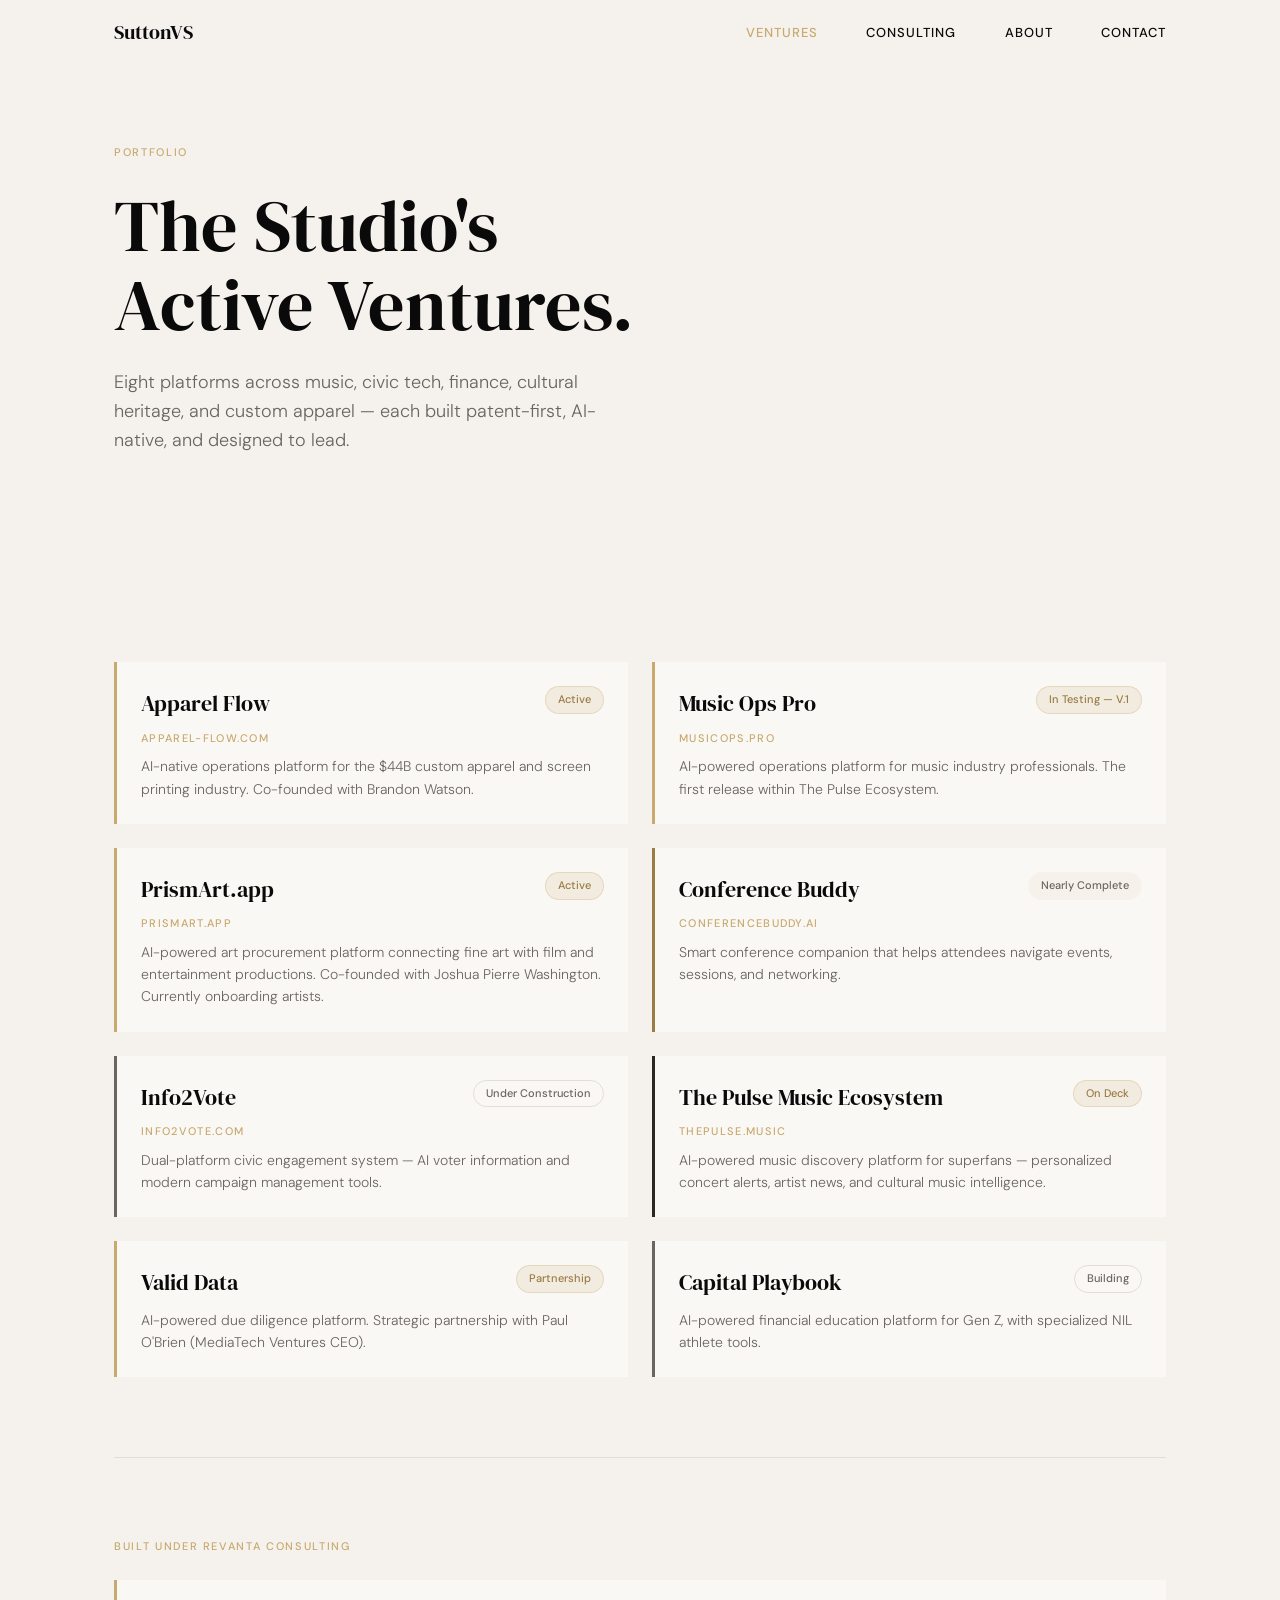
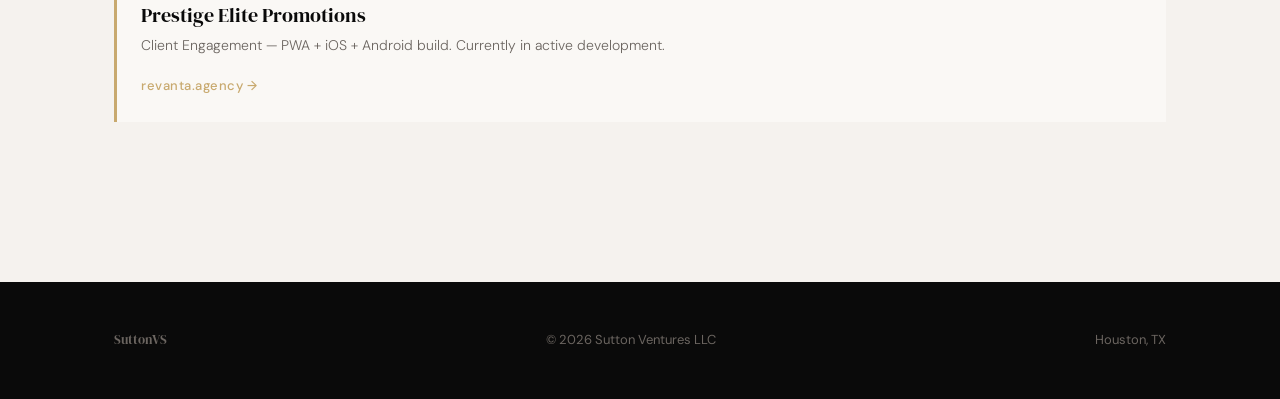
<file: ventures.html>
<!DOCTYPE html>
<html lang="en">
<head>
  <meta charset="UTF-8">
  <meta name="viewport" content="width=device-width, initial-scale=1.0">
  <title>Ventures — Sutton Venture Studio</title>
  <meta name="description" content="Eight platforms across music, civic tech, finance, cultural heritage, and custom apparel — each built patent-first, AI-native, and designed to lead.">
  <link rel="preconnect" href="https://fonts.googleapis.com">
  <link rel="preconnect" href="https://fonts.gstatic.com" crossorigin>
  <link href="https://fonts.googleapis.com/css2?family=DM+Sans:ital,opsz,wght@0,9..40,300;0,9..40,400;0,9..40,500;0,9..40,700;1,9..40,300;1,9..40,400&family=DM+Serif+Display:ital@0;1&display=swap" rel="stylesheet">
  <link rel="stylesheet" href="styles.css">
</head>
<body>

  <!-- Navigation -->
  <nav>
    <div class="nav-inner container">
      <a href="index.html" class="nav-logo">SuttonVS</a>
      <ul class="nav-links">
        <li><a href="ventures.html">Ventures</a></li>
        <li><a href="consulting.html">Consulting</a></li>
        <li><a href="about.html">About</a></li>
        <li><a href="contact.html">Contact</a></li>
      </ul>
      <button class="hamburger" aria-label="Menu" aria-expanded="false">
        <span></span>
        <span></span>
        <span></span>
      </button>
    </div>
  </nav>

  <!-- Mobile Overlay -->
  <div class="mobile-overlay">
    <a href="index.html">Home</a>
    <a href="ventures.html">Ventures</a>
    <a href="consulting.html">Consulting</a>
    <a href="about.html">About</a>
    <a href="contact.html">Contact</a>
  </div>

  <!-- Hero -->
  <section class="hero">
    <div class="container">
      <p class="eyebrow">Portfolio</p>
      <h1>The Studio's<br>Active Ventures.</h1>
      <p class="subhead">Eight platforms across music, civic tech, finance, cultural heritage, and custom apparel — each built patent-first, AI-native, and designed to lead.</p>
    </div>
  </section>

  <!-- Portfolio Grid -->
  <section class="section">
    <div class="container">
      <div class="venture-grid">

        <!-- Apparel Flow -->
        <a class="venture-card border-live" href="https://apparel-flow.com" target="_blank" rel="noopener noreferrer">
          <div class="venture-card-header">
            <div class="venture-name">Apparel Flow</div>
            <span class="badge badge-live">Active</span>
          </div>
          <div class="venture-domain">apparel-flow.com</div>
          <p class="venture-desc">AI-native operations platform for the $44B custom apparel and screen printing industry. Co-founded with Brandon Watson.</p>
        </a>

        <!-- Music Ops Pro -->
        <a class="venture-card border-live" href="https://musicops.pro" target="_blank" rel="noopener noreferrer">
          <div class="venture-card-header">
            <div class="venture-name">Music Ops Pro</div>
            <span class="badge badge-live">In Testing — V.1</span>
          </div>
          <div class="venture-domain">musicops.pro</div>
          <p class="venture-desc">AI-powered operations platform for music industry professionals. The first release within The Pulse Ecosystem.</p>
        </a>

        <!-- PrismArt.app -->
        <a class="venture-card border-live" href="https://prismart.app" target="_blank" rel="noopener noreferrer">
          <div class="venture-card-header">
            <div class="venture-name">PrismArt.app</div>
            <span class="badge badge-live">Active</span>
          </div>
          <div class="venture-domain">prismart.app</div>
          <p class="venture-desc">AI-powered art procurement platform connecting fine art with film and entertainment productions. Co-founded with Joshua Pierre Washington. Currently onboarding artists.</p>
        </a>

        <!-- Conference Buddy -->
        <a class="venture-card border-nearly" href="https://conferencebuddy.ai" target="_blank" rel="noopener noreferrer">
          <div class="venture-card-header">
            <div class="venture-name">Conference Buddy</div>
            <span class="badge badge-nearly">Nearly Complete</span>
          </div>
          <div class="venture-domain">conferencebuddy.ai</div>
          <p class="venture-desc">Smart conference companion that helps attendees navigate events, sessions, and networking.</p>
        </a>

        <!-- Info2Vote -->
        <a class="venture-card border-building" href="https://info2vote.com" target="_blank" rel="noopener noreferrer">
          <div class="venture-card-header">
            <div class="venture-name">Info2Vote</div>
            <span class="badge badge-building">Under Construction</span>
          </div>
          <div class="venture-domain">info2vote.com</div>
          <p class="venture-desc">Dual-platform civic engagement system — AI voter information and modern campaign management tools.</p>
        </a>

        <!-- The Pulse Music Ecosystem -->
        <a class="venture-card border-deck" href="http://www.thepulse.music/" target="_blank" rel="noopener noreferrer">
          <div class="venture-card-header">
            <div class="venture-name">The Pulse Music Ecosystem</div>
            <span class="badge badge-deck">On Deck</span>
          </div>
          <div class="venture-domain">ThePulse.Music</div>
          <p class="venture-desc">AI-powered music discovery platform for superfans — personalized concert alerts, artist news, and cultural music intelligence.</p>
        </a>

        <!-- Valid Data -->
        <div class="venture-card border-live">
          <div class="venture-card-header">
            <div class="venture-name">Valid Data</div>
            <span class="badge badge-live">Partnership</span>
          </div>
          <p class="venture-desc">AI-powered due diligence platform. Strategic partnership with Paul O'Brien (MediaTech Ventures CEO).</p>
        </div>

        <!-- Capital Playbook -->
        <div class="venture-card border-building">
          <div class="venture-card-header">
            <div class="venture-name">Capital Playbook</div>
            <span class="badge badge-building">Building</span>
          </div>
          <p class="venture-desc">AI-powered financial education platform for Gen Z, with specialized NIL athlete tools.</p>
        </div>

      </div>

      <!-- Revanta Consulting Section -->
      <div class="revanta-section">
        <p class="eyebrow">Built Under Revanta Consulting</p>
        <div class="revanta-card">
          <h4>Prestige Elite Promotions</h4>
          <p>Client Engagement — PWA + iOS + Android build. Currently in active development.</p>
          <a href="https://revanta.agency" target="_blank" rel="noopener noreferrer">revanta.agency →</a>
        </div>
      </div>
    </div>
  </section>

  <!-- Footer -->
  <footer>
    <div class="container">
      <div class="footer-inner">
        <span class="footer-logo">SuttonVS</span>
        <span>© 2026 Sutton Ventures LLC</span>
        <span>Houston, TX</span>
      </div>
    </div>
  </footer>

  <script src="main.js"></script>
</body>
</html>
</file>
<file: styles.css>
/* ============================================
   SuttonVS.com — Design System & Styles
   Sutton Venture Studio · 2026
   ============================================ */

/* --- Design Tokens --- */
:root {
  --black: #0a0a0a;
  --off-white: #f5f2ee;
  --warm-white: #faf8f5;
  --gold: #c8a96e;
  --gold-light: #e8d5a8;
  --gold-dark: #9a7c45;
  --muted: #6b6560;
  --border: #e2ddd8;
  --border-dark: #2a2825;

  --space-xs: 8px;
  --space-sm: 16px;
  --space-md: 24px;
  --space-lg: 48px;
  --space-xl: 80px;
  --space-2xl: 120px;

  --max-width: 1100px;
  --nav-height: 64px;

  --font-heading: 'DM Serif Display', Georgia, serif;
  --font-body: 'DM Sans', -apple-system, Helvetica, Arial, sans-serif;
}

/* --- Reset --- */
*, *::before, *::after {
  box-sizing: border-box;
  margin: 0;
  padding: 0;
}

img { max-width: 100%; display: block; }
a { color: inherit; text-decoration: none; }
ul { list-style: none; }
button { background: none; border: none; cursor: pointer; font: inherit; color: inherit; }

/* --- Base --- */
html { scroll-behavior: smooth; }

body {
  font-family: var(--font-body);
  font-size: 16px;
  line-height: 1.6;
  color: var(--black);
  background: var(--off-white);
  -webkit-font-smoothing: antialiased;
  -moz-osx-font-smoothing: grayscale;
}

/* --- Typography --- */
h1, h2, h3, h4 {
  font-family: var(--font-heading);
  font-weight: 400;
  line-height: 1.1;
}

h1 { font-size: 40px; }
h2 { font-size: 32px; }
h3 { font-size: 24px; }
h4 { font-size: 20px; }

.eyebrow {
  font-family: var(--font-body);
  font-size: 11px;
  font-weight: 500;
  letter-spacing: 0.15em;
  text-transform: uppercase;
  color: var(--gold);
  margin-bottom: var(--space-md);
}

.subhead {
  font-family: var(--font-body);
  font-size: 18px;
  font-weight: 300;
  color: var(--muted);
  max-width: 520px;
  line-height: 1.6;
}

/* --- Layout --- */
.container {
  max-width: var(--max-width);
  margin: 0 auto;
  padding: 0 var(--space-md);
}

.section {
  padding: var(--space-xl) 0;
}

.section-dark {
  background: var(--black);
  color: var(--off-white);
}

/* --- Navigation --- */
nav {
  position: fixed;
  top: 0;
  left: 0;
  width: 100%;
  height: var(--nav-height);
  z-index: 1000;
  background: transparent;
  transition: background 0.3s ease, box-shadow 0.3s ease;
}

nav.nav-scrolled {
  background: var(--black);
  box-shadow: 0 1px 0 var(--border-dark);
}

.nav-inner {
  display: flex;
  align-items: center;
  justify-content: space-between;
  height: 100%;
}

.nav-logo {
  font-family: var(--font-heading);
  font-size: 20px;
  color: var(--black);
  transition: color 0.3s ease;
}

nav.nav-scrolled .nav-logo {
  color: var(--gold);
}

.nav-links {
  display: none;
  align-items: center;
  gap: var(--space-lg);
}

.nav-links a {
  font-family: var(--font-body);
  font-size: 13px;
  font-weight: 500;
  letter-spacing: 0.08em;
  text-transform: uppercase;
  color: var(--black);
  transition: color 0.3s ease;
}

.nav-links a:hover {
  color: var(--gold);
}

.nav-links a.active {
  color: var(--gold);
}

nav.nav-scrolled .nav-links a {
  color: var(--off-white);
}

nav.nav-scrolled .nav-links a:hover,
nav.nav-scrolled .nav-links a.active {
  color: var(--gold);
}

/* --- Hamburger --- */
.hamburger {
  display: flex;
  flex-direction: column;
  justify-content: center;
  gap: 5px;
  width: 28px;
  height: var(--nav-height);
  z-index: 1001;
}

.hamburger span {
  display: block;
  width: 100%;
  height: 2px;
  background: var(--black);
  transition: background 0.3s ease, transform 0.3s ease, opacity 0.3s ease;
}

nav.nav-scrolled .hamburger span {
  background: var(--off-white);
}

/* Hamburger open state */
body.menu-open .hamburger span:nth-child(1) {
  transform: translateY(7px) rotate(45deg);
  background: var(--off-white);
}

body.menu-open .hamburger span:nth-child(2) {
  opacity: 0;
}

body.menu-open .hamburger span:nth-child(3) {
  transform: translateY(-7px) rotate(-45deg);
  background: var(--off-white);
}

/* --- Mobile Overlay --- */
.mobile-overlay {
  position: fixed;
  inset: 0;
  background: var(--black);
  z-index: 999;
  display: flex;
  flex-direction: column;
  align-items: center;
  justify-content: center;
  gap: var(--space-lg);
  opacity: 0;
  pointer-events: none;
  transition: opacity 0.3s ease;
}

body.menu-open .mobile-overlay {
  opacity: 1;
  pointer-events: auto;
}

.mobile-overlay a {
  font-family: var(--font-heading);
  font-size: 36px;
  color: var(--off-white);
  transition: color 0.2s ease;
}

.mobile-overlay a:hover {
  color: var(--gold);
}

/* --- Buttons --- */
.btn-primary {
  display: inline-block;
  background: var(--gold);
  color: var(--black);
  font-family: var(--font-body);
  font-size: 13px;
  font-weight: 500;
  letter-spacing: 0.08em;
  text-transform: uppercase;
  padding: 14px 28px;
  border: none;
  cursor: pointer;
  transition: background 0.2s ease;
}

.btn-primary:hover {
  background: var(--gold-dark);
}

.btn-secondary {
  display: inline-block;
  background: transparent;
  color: var(--black);
  font-family: var(--font-body);
  font-size: 13px;
  font-weight: 500;
  letter-spacing: 0.08em;
  text-transform: uppercase;
  padding: 14px 28px;
  border: 1px solid var(--border);
  cursor: pointer;
  transition: background 0.2s ease, color 0.2s ease;
}

.btn-secondary:hover {
  background: var(--black);
  color: var(--off-white);
}

/* Light button variants for dark sections */
.section-dark .btn-primary {
  background: var(--gold);
  color: var(--black);
}

.section-dark .btn-secondary {
  color: var(--off-white);
  border-color: var(--border-dark);
}

.section-dark .btn-secondary:hover {
  background: var(--off-white);
  color: var(--black);
}

/* --- Hero --- */
.hero {
  padding-top: calc(var(--nav-height) + var(--space-xl));
  padding-bottom: var(--space-xl);
}

.hero h1 {
  margin-bottom: var(--space-md);
}

.hero .subhead {
  margin-bottom: var(--space-lg);
}

.hero-ctas {
  display: flex;
  gap: var(--space-sm);
  flex-wrap: wrap;
}

/* ============================================
   HOME PAGE
   ============================================ */

/* --- Studio Model (3-column) --- */
.studio-model {
  display: grid;
  grid-template-columns: 1fr;
  gap: var(--space-lg);
}

.studio-model-item {
  padding: var(--space-md) 0;
}

.studio-model-number {
  font-family: var(--font-heading);
  font-size: 48px;
  color: var(--gold);
  margin-bottom: var(--space-sm);
  line-height: 1;
}

.studio-model-item h3 {
  margin-bottom: var(--space-xs);
}

.studio-model-item p {
  font-size: 15px;
  color: var(--muted);
  font-weight: 300;
  line-height: 1.7;
}

/* --- Portfolio Snapshot (home, 3 featured) --- */
.portfolio-snapshot-grid {
  display: grid;
  grid-template-columns: 1fr;
  gap: var(--space-md);
  margin-top: var(--space-lg);
  margin-bottom: var(--space-lg);
}

.portfolio-snapshot .eyebrow {
  margin-bottom: var(--space-sm);
}

.portfolio-link {
  font-family: var(--font-body);
  font-size: 14px;
  font-weight: 500;
  color: var(--gold);
  letter-spacing: 0.04em;
  transition: color 0.2s ease;
}

.portfolio-link:hover {
  color: var(--gold-dark);
}

/* --- Consulting Pull-Quote --- */
.consulting-quote {
  padding: var(--space-xl) 0;
}

.consulting-quote blockquote {
  font-family: var(--font-heading);
  font-style: italic;
  font-size: 22px;
  line-height: 1.5;
  color: var(--off-white);
  border-left: 4px solid var(--gold);
  padding-left: var(--space-md);
  max-width: 720px;
  margin-bottom: var(--space-lg);
}

/* --- Location Bar --- */
.location-bar {
  border-top: 1px solid var(--border);
  border-bottom: 1px solid var(--border);
  padding: var(--space-md) 0;
  text-align: center;
  font-size: 13px;
  letter-spacing: 0.06em;
  color: var(--muted);
}

.location-bar span {
  display: inline;
}

.location-bar .separator {
  margin: 0 var(--space-sm);
}

/* ============================================
   VENTURES PAGE
   ============================================ */

/* --- Venture Grid --- */
.venture-grid {
  display: grid;
  grid-template-columns: 1fr;
  gap: var(--space-md);
}

/* --- Venture Card --- */
.venture-card {
  background: var(--warm-white);
  border-left: 3px solid var(--border);
  padding: var(--space-md);
  transition: box-shadow 0.2s ease;
}

a.venture-card {
  display: block;
  text-decoration: none;
  color: inherit;
}

.venture-card:hover {
  box-shadow: 0 2px 12px rgba(0, 0, 0, 0.06);
}

.venture-card-header {
  display: flex;
  align-items: flex-start;
  justify-content: space-between;
  gap: var(--space-sm);
  margin-bottom: var(--space-xs);
}

.venture-name {
  font-family: var(--font-heading);
  font-size: 22px;
  transition: font-style 0.2s ease;
}

.venture-card:hover .venture-name {
  font-style: italic;
}

.venture-domain {
  font-size: 11px;
  font-weight: 500;
  letter-spacing: 0.12em;
  text-transform: uppercase;
  color: var(--gold);
  margin-bottom: var(--space-xs);
}

.venture-desc {
  font-size: 14px;
  font-weight: 300;
  color: var(--muted);
  line-height: 1.6;
}

/* --- Status Badges --- */
.badge {
  display: inline-block;
  font-family: var(--font-body);
  font-size: 11px;
  font-weight: 500;
  padding: 4px 12px;
  border-radius: 100px;
  white-space: nowrap;
  flex-shrink: 0;
}

.badge-live {
  background: rgba(200, 169, 110, 0.15);
  color: var(--gold-dark);
  border: 1px solid rgba(200, 169, 110, 0.3);
}

.badge-nearly {
  background: rgba(200, 169, 110, 0.08);
  color: var(--muted);
  border: 1px solid transparent;
}

.badge-building {
  background: transparent;
  color: var(--muted);
  border: 1px solid var(--border);
}

.badge-deck {
  background: rgba(200, 169, 110, 0.15);
  color: var(--gold-dark);
  border: 1px solid rgba(200, 169, 110, 0.3);
}

/* --- Venture Card Border Colors --- */
.border-live { border-left-color: var(--gold); }
.border-nearly { border-left-color: var(--gold-dark); }
.border-building { border-left-color: var(--muted); }
.border-deck { border-left-color: var(--border-dark); }

/* --- Revanta Client Section --- */
.revanta-section {
  border-top: 1px solid var(--border);
  margin-top: var(--space-xl);
  padding-top: var(--space-xl);
}

.revanta-section h3 {
  margin-bottom: var(--space-md);
}

.revanta-card {
  background: var(--warm-white);
  border-left: 3px solid var(--gold);
  padding: var(--space-md);
}

.revanta-card h4 {
  margin-bottom: var(--space-xs);
}

.revanta-card p {
  font-size: 14px;
  font-weight: 300;
  color: var(--muted);
  margin-bottom: var(--space-sm);
}

.revanta-card a {
  font-size: 13px;
  font-weight: 500;
  color: var(--gold);
  letter-spacing: 0.04em;
}

.revanta-card a:hover {
  color: var(--gold-dark);
}

/* ============================================
   CONSULTING PAGE
   ============================================ */

/* --- Consulting Layout --- */
.consulting-layout {
  display: grid;
  grid-template-columns: 1fr;
  gap: var(--space-lg);
}

.consulting-text p {
  font-size: 15px;
  font-weight: 300;
  color: var(--muted);
  line-height: 1.7;
  margin-bottom: var(--space-md);
}

/* --- Stats Card --- */
.stats-card {
  background: var(--black);
  padding: var(--space-lg);
  display: grid;
  grid-template-columns: 1fr 1fr;
  gap: var(--space-md);
}

.stat-item {
  padding: var(--space-sm) 0;
}

.stat-number {
  font-family: var(--font-heading);
  font-size: 28px;
  color: var(--gold);
  margin-bottom: 4px;
}

.stat-label {
  font-size: 13px;
  color: var(--muted);
  letter-spacing: 0.04em;
}

/* --- Tier List --- */
.tier-list {
  margin-top: var(--space-lg);
}

.tier-list-header {
  margin-bottom: var(--space-md);
}

.tier-row {
  display: flex;
  justify-content: space-between;
  align-items: baseline;
  padding: var(--space-sm) 0;
  border-bottom: 1px solid var(--border);
}

.tier-name {
  font-family: var(--font-heading);
  font-size: 18px;
}

.tier-label {
  font-size: 13px;
  color: var(--muted);
  margin-left: var(--space-xs);
  font-weight: 300;
}

.tier-price {
  font-size: 14px;
  font-weight: 500;
  color: var(--gold-dark);
  white-space: nowrap;
}

/* --- CTA Block --- */
.cta-block {
  text-align: center;
  padding: var(--space-xl) 0;
}

.cta-block h2 {
  margin-bottom: var(--space-sm);
}

.cta-block .subhead {
  margin: 0 auto var(--space-lg);
  text-align: center;
}

.cta-block .hero-ctas {
  justify-content: center;
}

/* --- Client Spotlight --- */
.client-spotlight {
  border-top: 1px solid var(--border);
  padding-top: var(--space-xl);
}

.ai-integration-card {
  border-left: 3px solid var(--gold);
  padding: var(--space-lg) var(--space-md);
  max-width: 760px;
}

.ai-integration-card h2 {
  margin-bottom: var(--space-md);
}

.ai-integration-card p {
  font-size: 15px;
  font-weight: 300;
  color: var(--muted);
  line-height: 1.7;
  margin-bottom: var(--space-md);
  max-width: 600px;
}

.ai-integration-card .btn-primary {
  margin-top: var(--space-xs);
}

.client-spotlight h3 {
  margin-bottom: var(--space-md);
}

.client-spotlight p {
  font-size: 15px;
  font-weight: 300;
  color: var(--muted);
  line-height: 1.7;
  max-width: 600px;
}

/* ============================================
   ABOUT PAGE
   ============================================ */

/* --- Founder Section --- */
.founder-section {
  display: grid;
  grid-template-columns: 1fr;
  gap: var(--space-lg);
}

.founder-info h3 {
  font-size: 28px;
  margin-bottom: var(--space-xs);
}

.founder-title {
  font-size: 14px;
  color: var(--gold);
  font-weight: 500;
  letter-spacing: 0.04em;
  margin-bottom: var(--space-md);
}

.founder-bio p {
  font-size: 15px;
  font-weight: 300;
  color: var(--muted);
  line-height: 1.7;
  margin-bottom: var(--space-sm);
}

/* --- Philosophy Grid --- */
.philosophy-grid {
  display: grid;
  grid-template-columns: 1fr;
  gap: var(--space-lg);
}

.philosophy-item h4 {
  margin-bottom: var(--space-xs);
  color: var(--black);
}

.philosophy-item p {
  font-size: 15px;
  font-weight: 300;
  color: var(--muted);
  line-height: 1.7;
}

/* --- Timeline --- */
.timeline-wrapper {
  overflow-x: auto;
  -webkit-overflow-scrolling: touch;
  -ms-overflow-style: none;
  scrollbar-width: none;
  position: relative;
}

.timeline-wrapper::-webkit-scrollbar {
  display: none;
}

.timeline {
  display: flex;
  gap: var(--space-md);
  padding-bottom: var(--space-sm);
  min-width: max-content;
}

.timeline-item {
  flex: 0 0 auto;
  min-width: 200px;
  padding: var(--space-sm);
  border-left: 2px solid var(--gold);
}

.timeline-year {
  font-family: var(--font-heading);
  font-size: 20px;
  color: var(--gold);
  margin-bottom: 4px;
}

.timeline-event {
  font-size: 14px;
  font-weight: 300;
  color: var(--muted);
}

/* Timeline fade hint */
.timeline-container {
  position: relative;
}

.timeline-container::after {
  content: '';
  position: absolute;
  top: 0;
  right: 0;
  bottom: 0;
  width: 60px;
  background: linear-gradient(to right, transparent, var(--off-white));
  pointer-events: none;
}

/* ============================================
   CONTACT PAGE
   ============================================ */

/* --- Form --- */
.form-grid {
  max-width: 640px;
}

.form-group {
  margin-bottom: var(--space-md);
}

.form-group label {
  display: block;
  font-size: 13px;
  font-weight: 500;
  letter-spacing: 0.04em;
  margin-bottom: var(--space-xs);
  color: var(--black);
}

.form-group input,
.form-group select,
.form-group textarea {
  width: 100%;
  font-family: var(--font-body);
  font-size: 15px;
  padding: 12px 16px;
  border: 1px solid var(--border);
  background: var(--warm-white);
  color: var(--black);
  outline: none;
  transition: border-color 0.2s ease;
}

.form-group input:focus,
.form-group select:focus,
.form-group textarea:focus {
  border-color: var(--gold);
}

.form-group textarea {
  min-height: 140px;
  resize: vertical;
}

.form-group select {
  appearance: none;
  background-image: url("data:image/svg+xml,%3Csvg xmlns='http://www.w3.org/2000/svg' width='12' height='8' viewBox='0 0 12 8'%3E%3Cpath fill='%236b6560' d='M1.41 0L6 4.58 10.59 0 12 1.41l-6 6-6-6z'/%3E%3C/svg%3E");
  background-repeat: no-repeat;
  background-position: right 16px center;
  padding-right: 40px;
}

.form-group .optional {
  font-weight: 300;
  color: var(--muted);
  font-size: 12px;
  margin-left: 4px;
}

/* --- Form Validation --- */
.form-group .error-msg {
  display: none;
  font-size: 12px;
  color: var(--gold-dark);
  margin-top: 4px;
}

.form-group.has-error input,
.form-group.has-error select,
.form-group.has-error textarea {
  border-color: var(--gold-dark);
}

.form-group.has-error .error-msg {
  display: block;
}

/* --- Submit Button --- */
.form-submit {
  margin-top: var(--space-md);
}

.form-submit .btn-primary {
  width: 100%;
  padding: 16px;
  font-size: 14px;
}

.form-submit .btn-primary:disabled {
  opacity: 0.6;
  cursor: not-allowed;
}

/* --- Form Success State --- */
.form-success {
  display: none;
  background: var(--black);
  padding: var(--space-lg);
  text-align: center;
}

.form-success-icon {
  color: var(--gold);
  margin-bottom: var(--space-md);
}

.form-success h3 {
  font-family: var(--font-heading);
  font-style: italic;
  font-size: 24px;
  color: var(--off-white);
  margin-bottom: var(--space-sm);
}

.form-success p {
  font-size: 14px;
  color: var(--muted);
}

/* --- Form Error State --- */
.form-error {
  display: none;
  background: rgba(200, 169, 110, 0.08);
  border: 1px solid var(--gold-dark);
  padding: var(--space-md);
  margin-bottom: var(--space-md);
  font-size: 14px;
  color: var(--gold-dark);
}

/* --- Contact Strip --- */
.contact-strip {
  border-top: 1px solid var(--border);
  margin-top: var(--space-xl);
  padding-top: var(--space-lg);
  font-size: 14px;
  color: var(--muted);
  line-height: 1.8;
}

.contact-strip a {
  color: var(--gold);
  transition: color 0.2s ease;
}

.contact-strip a:hover {
  color: var(--gold-dark);
}

/* ============================================
   FOOTER
   ============================================ */
footer {
  background: var(--black);
  padding: var(--space-lg) 0;
  margin-top: var(--space-xl);
}

.footer-inner {
  display: flex;
  flex-direction: column;
  align-items: center;
  gap: var(--space-sm);
  text-align: center;
}

.footer-logo {
  font-family: var(--font-heading);
  font-size: 18px;
  color: var(--gold);
}

.footer-inner span {
  font-size: 13px;
  color: var(--muted);
}

/* ============================================
   RESPONSIVE — Desktop (768px+)
   ============================================ */
@media (min-width: 768px) {
  /* Typography */
  h1 { font-size: 72px; }
  h2 { font-size: 44px; }

  /* Nav */
  .nav-links {
    display: flex;
  }

  .hamburger {
    display: none;
  }

  /* Studio Model */
  .studio-model {
    grid-template-columns: repeat(3, 1fr);
  }

  /* Portfolio Snapshot */
  .portfolio-snapshot-grid {
    grid-template-columns: repeat(3, 1fr);
  }

  /* Venture Grid */
  .venture-grid {
    grid-template-columns: repeat(2, 1fr);
  }

  /* Consulting Layout */
  .consulting-layout {
    grid-template-columns: 3fr 2fr;
    align-items: start;
  }

  /* Stats Card */
  .stat-number {
    font-size: 32px;
  }

  /* Founder Section */
  .founder-section {
    grid-template-columns: 55fr 45fr;
  }

  /* Philosophy Grid */
  .philosophy-grid {
    grid-template-columns: repeat(3, 1fr);
  }

  /* Timeline — no fade needed on desktop */
  .timeline-container::after {
    display: none;
  }

  /* Footer */
  .footer-inner {
    flex-direction: row;
    justify-content: space-between;
  }

  /* Form submit */
  .form-submit .btn-primary {
    width: auto;
  }
}
</file>
